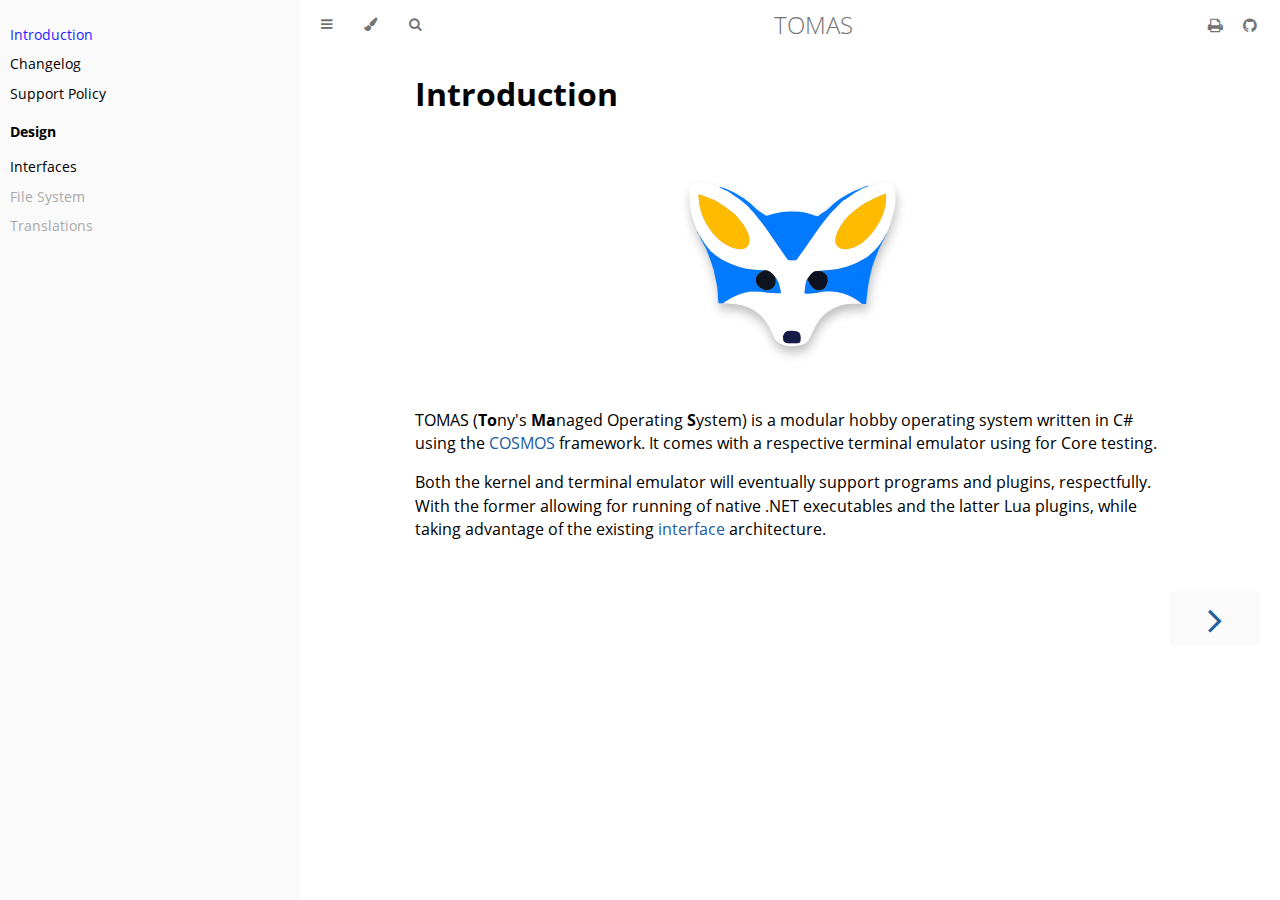
<file: index.html>
<!DOCTYPE HTML>
<html lang="en" class="sidebar-visible no-js light">
    <head>
        <!-- Book generated using mdBook -->
        <meta charset="UTF-8">
        <title>Introduction - TOMAS</title>


        <!-- Custom HTML head -->
        
        <meta name="description" content="">
        <meta name="viewport" content="width=device-width, initial-scale=1">
        <meta name="theme-color" content="#ffffff" />

        <link rel="icon" href="favicon.svg">
        <link rel="shortcut icon" href="favicon.png">
        <link rel="stylesheet" href="css/variables.css">
        <link rel="stylesheet" href="css/general.css">
        <link rel="stylesheet" href="css/chrome.css">
        <link rel="stylesheet" href="css/print.css" media="print">

        <!-- Fonts -->
        <link rel="stylesheet" href="FontAwesome/css/font-awesome.css">
        <link rel="stylesheet" href="fonts/fonts.css">

        <!-- Highlight.js Stylesheets -->
        <link rel="stylesheet" href="highlight.css">
        <link rel="stylesheet" href="tomorrow-night.css">
        <link rel="stylesheet" href="ayu-highlight.css">

        <!-- Custom theme stylesheets -->
        <link rel="stylesheet" href="custom.css">

    </head>
    <body>
    <div id="body-container">
        <!-- Provide site root to javascript -->
        <script>
            var path_to_root = "";
            var default_theme = window.matchMedia("(prefers-color-scheme: dark)").matches ? "navy" : "light";
        </script>

        <!-- Work around some values being stored in localStorage wrapped in quotes -->
        <script>
            try {
                var theme = localStorage.getItem('mdbook-theme');
                var sidebar = localStorage.getItem('mdbook-sidebar');

                if (theme.startsWith('"') && theme.endsWith('"')) {
                    localStorage.setItem('mdbook-theme', theme.slice(1, theme.length - 1));
                }

                if (sidebar.startsWith('"') && sidebar.endsWith('"')) {
                    localStorage.setItem('mdbook-sidebar', sidebar.slice(1, sidebar.length - 1));
                }
            } catch (e) { }
        </script>

        <!-- Set the theme before any content is loaded, prevents flash -->
        <script>
            var theme;
            try { theme = localStorage.getItem('mdbook-theme'); } catch(e) { }
            if (theme === null || theme === undefined) { theme = default_theme; }
            var html = document.querySelector('html');
            html.classList.remove('no-js')
            html.classList.remove('light')
            html.classList.add(theme);
            html.classList.add('js');
        </script>

        <!-- Hide / unhide sidebar before it is displayed -->
        <script>
            var html = document.querySelector('html');
            var sidebar = null;
            if (document.body.clientWidth >= 1080) {
                try { sidebar = localStorage.getItem('mdbook-sidebar'); } catch(e) { }
                sidebar = sidebar || 'visible';
            } else {
                sidebar = 'hidden';
            }
            html.classList.remove('sidebar-visible');
            html.classList.add("sidebar-" + sidebar);
        </script>

        <nav id="sidebar" class="sidebar" aria-label="Table of contents">
            <div class="sidebar-scrollbox">
                <ol class="chapter"><li class="chapter-item expanded "><a href="index.html" class="active">Introduction</a></li><li class="chapter-item "><a href="changelog.html">Changelog</a></li><li class="chapter-item "><a href="supportpolicy.html">Support Policy</a></li><li class="chapter-item affix "><li class="part-title">Design</li><li class="chapter-item "><a href="design/interfaces.html">Interfaces</a></li><li class="chapter-item "><div>File System</div></li><li class="chapter-item "><div>Translations</div></li></ol>
            </div>
            <div id="sidebar-resize-handle" class="sidebar-resize-handle"></div>
        </nav>

        <div id="page-wrapper" class="page-wrapper">

            <div class="page">
                                <div id="menu-bar-hover-placeholder"></div>
                <div id="menu-bar" class="menu-bar sticky bordered">
                    <div class="left-buttons">
                        <button id="sidebar-toggle" class="icon-button" type="button" title="Toggle Table of Contents" aria-label="Toggle Table of Contents" aria-controls="sidebar">
                            <i class="fa fa-bars"></i>
                        </button>
                        <button id="theme-toggle" class="icon-button" type="button" title="Change theme" aria-label="Change theme" aria-haspopup="true" aria-expanded="false" aria-controls="theme-list">
                            <i class="fa fa-paint-brush"></i>
                        </button>
                        <ul id="theme-list" class="theme-popup" aria-label="Themes" role="menu">
                            <li role="none"><button role="menuitem" class="theme" id="light">Light</button></li>
                            <li role="none"><button role="menuitem" class="theme" id="rust">Rust</button></li>
                            <li role="none"><button role="menuitem" class="theme" id="coal">Coal</button></li>
                            <li role="none"><button role="menuitem" class="theme" id="navy">Navy</button></li>
                            <li role="none"><button role="menuitem" class="theme" id="ayu">Ayu</button></li>
                        </ul>
                        <button id="search-toggle" class="icon-button" type="button" title="Search. (Shortkey: s)" aria-label="Toggle Searchbar" aria-expanded="false" aria-keyshortcuts="S" aria-controls="searchbar">
                            <i class="fa fa-search"></i>
                        </button>
                    </div>

                    <h1 class="menu-title">TOMAS</h1>

                    <div class="right-buttons">
                        <a href="print.html" title="Print this book" aria-label="Print this book">
                            <i id="print-button" class="fa fa-print"></i>
                        </a>
                        <a href="https://github.com/tonytins/tomas" title="Git repository" aria-label="Git repository">
                            <i id="git-repository-button" class="fa fa-github"></i>
                        </a>

                    </div>
                </div>

                <div id="search-wrapper" class="hidden">
                    <form id="searchbar-outer" class="searchbar-outer">
                        <input type="search" id="searchbar" name="searchbar" placeholder="Search this book ..." aria-controls="searchresults-outer" aria-describedby="searchresults-header">
                    </form>
                    <div id="searchresults-outer" class="searchresults-outer hidden">
                        <div id="searchresults-header" class="searchresults-header"></div>
                        <ul id="searchresults">
                        </ul>
                    </div>
                </div>

                <!-- Apply ARIA attributes after the sidebar and the sidebar toggle button are added to the DOM -->
                <script>
                    document.getElementById('sidebar-toggle').setAttribute('aria-expanded', sidebar === 'visible');
                    document.getElementById('sidebar').setAttribute('aria-hidden', sidebar !== 'visible');
                    Array.from(document.querySelectorAll('#sidebar a')).forEach(function(link) {
                        link.setAttribute('tabIndex', sidebar === 'visible' ? 0 : -1);
                    });
                </script>

                <div id="content" class="content">
                    <main>
                        <h1 id="introduction"><a class="header" href="#introduction">Introduction</a></h1>
<p align="center">
<img title="" src="./static/imgs/logo.svg" width="250" alt=""">
</p>
<p>TOMAS (<strong>To</strong>ny's <strong>Ma</strong>naged Operating <strong>S</strong>ystem) is a modular hobby operating system written in C# using the <a href="https://github.com/CosmosOS/Cosmos">COSMOS</a> framework. It comes with a respective terminal emulator using for Core testing.</p>
<p>Both the kernel and terminal emulator will eventually support programs and plugins, respectfully. With the former allowing for running of native .NET executables and the latter Lua plugins, while taking advantage of the existing <a href="./design/interfaces.html">interface</a> architecture.</p>

                    </main>

                    <nav class="nav-wrapper" aria-label="Page navigation">
                        <!-- Mobile navigation buttons -->

                            <a rel="next" href="changelog.html" class="mobile-nav-chapters next" title="Next chapter" aria-label="Next chapter" aria-keyshortcuts="Right">
                                <i class="fa fa-angle-right"></i>
                            </a>

                        <div style="clear: both"></div>
                    </nav>
                </div>
            </div>

            <nav class="nav-wide-wrapper" aria-label="Page navigation">

                    <a rel="next" href="changelog.html" class="nav-chapters next" title="Next chapter" aria-label="Next chapter" aria-keyshortcuts="Right">
                        <i class="fa fa-angle-right"></i>
                    </a>
            </nav>

        </div>




        <script>
            window.playground_copyable = true;
        </script>


        <script src="elasticlunr.min.js"></script>
        <script src="mark.min.js"></script>
        <script src="searcher.js"></script>

        <script src="clipboard.min.js"></script>
        <script src="highlight.js"></script>
        <script src="book.js"></script>

        <!-- Custom JS scripts -->


    </div>
    </body>
</html>
</file>
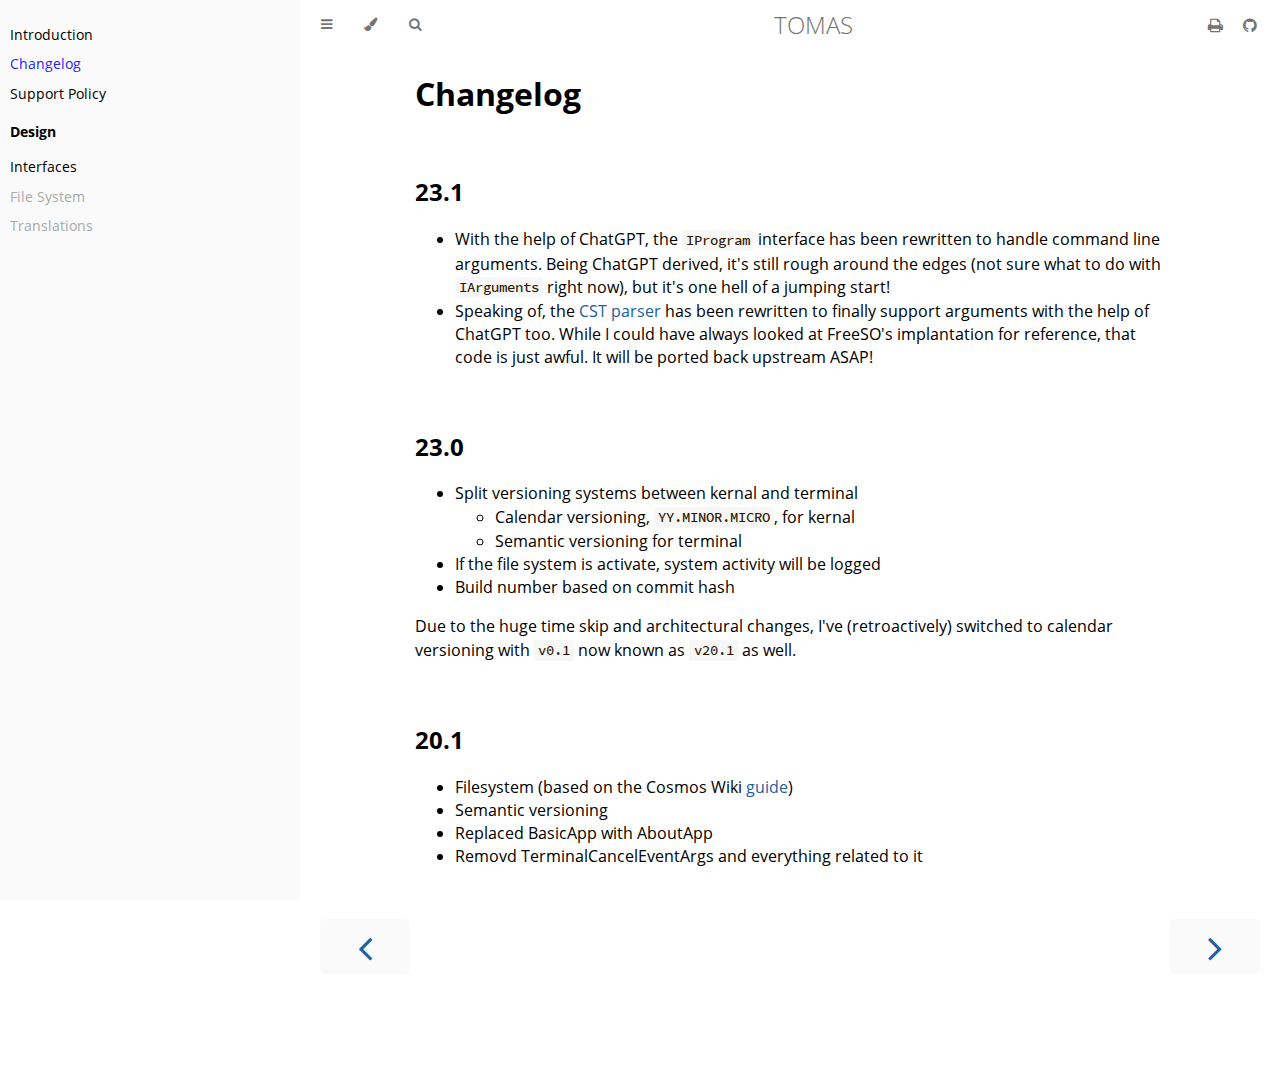
<file: changelog.html>
<!DOCTYPE HTML>
<html lang="en" class="sidebar-visible no-js light">
    <head>
        <!-- Book generated using mdBook -->
        <meta charset="UTF-8">
        <title>Changelog - TOMAS</title>


        <!-- Custom HTML head -->
        
        <meta name="description" content="">
        <meta name="viewport" content="width=device-width, initial-scale=1">
        <meta name="theme-color" content="#ffffff" />

        <link rel="icon" href="favicon.svg">
        <link rel="shortcut icon" href="favicon.png">
        <link rel="stylesheet" href="css/variables.css">
        <link rel="stylesheet" href="css/general.css">
        <link rel="stylesheet" href="css/chrome.css">
        <link rel="stylesheet" href="css/print.css" media="print">

        <!-- Fonts -->
        <link rel="stylesheet" href="FontAwesome/css/font-awesome.css">
        <link rel="stylesheet" href="fonts/fonts.css">

        <!-- Highlight.js Stylesheets -->
        <link rel="stylesheet" href="highlight.css">
        <link rel="stylesheet" href="tomorrow-night.css">
        <link rel="stylesheet" href="ayu-highlight.css">

        <!-- Custom theme stylesheets -->
        <link rel="stylesheet" href="custom.css">

    </head>
    <body>
    <div id="body-container">
        <!-- Provide site root to javascript -->
        <script>
            var path_to_root = "";
            var default_theme = window.matchMedia("(prefers-color-scheme: dark)").matches ? "navy" : "light";
        </script>

        <!-- Work around some values being stored in localStorage wrapped in quotes -->
        <script>
            try {
                var theme = localStorage.getItem('mdbook-theme');
                var sidebar = localStorage.getItem('mdbook-sidebar');

                if (theme.startsWith('"') && theme.endsWith('"')) {
                    localStorage.setItem('mdbook-theme', theme.slice(1, theme.length - 1));
                }

                if (sidebar.startsWith('"') && sidebar.endsWith('"')) {
                    localStorage.setItem('mdbook-sidebar', sidebar.slice(1, sidebar.length - 1));
                }
            } catch (e) { }
        </script>

        <!-- Set the theme before any content is loaded, prevents flash -->
        <script>
            var theme;
            try { theme = localStorage.getItem('mdbook-theme'); } catch(e) { }
            if (theme === null || theme === undefined) { theme = default_theme; }
            var html = document.querySelector('html');
            html.classList.remove('no-js')
            html.classList.remove('light')
            html.classList.add(theme);
            html.classList.add('js');
        </script>

        <!-- Hide / unhide sidebar before it is displayed -->
        <script>
            var html = document.querySelector('html');
            var sidebar = null;
            if (document.body.clientWidth >= 1080) {
                try { sidebar = localStorage.getItem('mdbook-sidebar'); } catch(e) { }
                sidebar = sidebar || 'visible';
            } else {
                sidebar = 'hidden';
            }
            html.classList.remove('sidebar-visible');
            html.classList.add("sidebar-" + sidebar);
        </script>

        <nav id="sidebar" class="sidebar" aria-label="Table of contents">
            <div class="sidebar-scrollbox">
                <ol class="chapter"><li class="chapter-item "><a href="index.html">Introduction</a></li><li class="chapter-item expanded "><a href="changelog.html" class="active">Changelog</a></li><li class="chapter-item "><a href="supportpolicy.html">Support Policy</a></li><li class="chapter-item affix "><li class="part-title">Design</li><li class="chapter-item "><a href="design/interfaces.html">Interfaces</a></li><li class="chapter-item "><div>File System</div></li><li class="chapter-item "><div>Translations</div></li></ol>
            </div>
            <div id="sidebar-resize-handle" class="sidebar-resize-handle"></div>
        </nav>

        <div id="page-wrapper" class="page-wrapper">

            <div class="page">
                                <div id="menu-bar-hover-placeholder"></div>
                <div id="menu-bar" class="menu-bar sticky bordered">
                    <div class="left-buttons">
                        <button id="sidebar-toggle" class="icon-button" type="button" title="Toggle Table of Contents" aria-label="Toggle Table of Contents" aria-controls="sidebar">
                            <i class="fa fa-bars"></i>
                        </button>
                        <button id="theme-toggle" class="icon-button" type="button" title="Change theme" aria-label="Change theme" aria-haspopup="true" aria-expanded="false" aria-controls="theme-list">
                            <i class="fa fa-paint-brush"></i>
                        </button>
                        <ul id="theme-list" class="theme-popup" aria-label="Themes" role="menu">
                            <li role="none"><button role="menuitem" class="theme" id="light">Light</button></li>
                            <li role="none"><button role="menuitem" class="theme" id="rust">Rust</button></li>
                            <li role="none"><button role="menuitem" class="theme" id="coal">Coal</button></li>
                            <li role="none"><button role="menuitem" class="theme" id="navy">Navy</button></li>
                            <li role="none"><button role="menuitem" class="theme" id="ayu">Ayu</button></li>
                        </ul>
                        <button id="search-toggle" class="icon-button" type="button" title="Search. (Shortkey: s)" aria-label="Toggle Searchbar" aria-expanded="false" aria-keyshortcuts="S" aria-controls="searchbar">
                            <i class="fa fa-search"></i>
                        </button>
                    </div>

                    <h1 class="menu-title">TOMAS</h1>

                    <div class="right-buttons">
                        <a href="print.html" title="Print this book" aria-label="Print this book">
                            <i id="print-button" class="fa fa-print"></i>
                        </a>
                        <a href="https://github.com/tonytins/tomas" title="Git repository" aria-label="Git repository">
                            <i id="git-repository-button" class="fa fa-github"></i>
                        </a>

                    </div>
                </div>

                <div id="search-wrapper" class="hidden">
                    <form id="searchbar-outer" class="searchbar-outer">
                        <input type="search" id="searchbar" name="searchbar" placeholder="Search this book ..." aria-controls="searchresults-outer" aria-describedby="searchresults-header">
                    </form>
                    <div id="searchresults-outer" class="searchresults-outer hidden">
                        <div id="searchresults-header" class="searchresults-header"></div>
                        <ul id="searchresults">
                        </ul>
                    </div>
                </div>

                <!-- Apply ARIA attributes after the sidebar and the sidebar toggle button are added to the DOM -->
                <script>
                    document.getElementById('sidebar-toggle').setAttribute('aria-expanded', sidebar === 'visible');
                    document.getElementById('sidebar').setAttribute('aria-hidden', sidebar !== 'visible');
                    Array.from(document.querySelectorAll('#sidebar a')).forEach(function(link) {
                        link.setAttribute('tabIndex', sidebar === 'visible' ? 0 : -1);
                    });
                </script>

                <div id="content" class="content">
                    <main>
                        <h1 id="changelog"><a class="header" href="#changelog">Changelog</a></h1>
<h2 id="231"><a class="header" href="#231">23.1</a></h2>
<ul>
<li>With the help of ChatGPT, the <code>IProgram</code> interface has been rewritten to handle command line arguments. Being ChatGPT derived, it's still rough around the edges (not sure what to do with <code>IArguments</code> right now), but it's one hell of a jumping start!</li>
<li>Speaking of, the <a href="https://github.com/tonytins/cstdotnet">CST parser</a> has been rewritten to finally support arguments with the help of ChatGPT too. While I could have always looked at FreeSO's implantation for reference, that code is just awful. It will be ported back upstream ASAP!</li>
</ul>
<h2 id="230"><a class="header" href="#230">23.0</a></h2>
<ul>
<li>Split versioning systems between kernal and terminal
<ul>
<li>Calendar versioning, <code>YY.MINOR.MICRO</code>, for kernal</li>
<li>Semantic versioning for terminal</li>
</ul>
</li>
<li>If the file system is activate, system activity will be logged</li>
<li>Build number based on commit hash</li>
</ul>
<p>Due to the huge time skip and architectural changes, I've (retroactively) switched to calendar versioning with <code>v0.1</code> now known as <code>v20.1</code> as well.</p>
<h2 id="201"><a class="header" href="#201">20.1</a></h2>
<ul>
<li>Filesystem (based on the Cosmos Wiki <a href="https://csos-guide-to-cosmos.fandom.com/wiki/Getting_Started_-_Materials_and_Setting_Up">guide</a>)</li>
<li>Semantic versioning</li>
<li>Replaced BasicApp with AboutApp</li>
<li>Removd TerminalCancelEventArgs and everything related to it</li>
</ul>

                    </main>

                    <nav class="nav-wrapper" aria-label="Page navigation">
                        <!-- Mobile navigation buttons -->
                            <a rel="prev" href="index.html" class="mobile-nav-chapters previous" title="Previous chapter" aria-label="Previous chapter" aria-keyshortcuts="Left">
                                <i class="fa fa-angle-left"></i>
                            </a>

                            <a rel="next" href="supportpolicy.html" class="mobile-nav-chapters next" title="Next chapter" aria-label="Next chapter" aria-keyshortcuts="Right">
                                <i class="fa fa-angle-right"></i>
                            </a>

                        <div style="clear: both"></div>
                    </nav>
                </div>
            </div>

            <nav class="nav-wide-wrapper" aria-label="Page navigation">
                    <a rel="prev" href="index.html" class="nav-chapters previous" title="Previous chapter" aria-label="Previous chapter" aria-keyshortcuts="Left">
                        <i class="fa fa-angle-left"></i>
                    </a>

                    <a rel="next" href="supportpolicy.html" class="nav-chapters next" title="Next chapter" aria-label="Next chapter" aria-keyshortcuts="Right">
                        <i class="fa fa-angle-right"></i>
                    </a>
            </nav>

        </div>




        <script>
            window.playground_copyable = true;
        </script>


        <script src="elasticlunr.min.js"></script>
        <script src="mark.min.js"></script>
        <script src="searcher.js"></script>

        <script src="clipboard.min.js"></script>
        <script src="highlight.js"></script>
        <script src="book.js"></script>

        <!-- Custom JS scripts -->


    </div>
    </body>
</html>
</file>
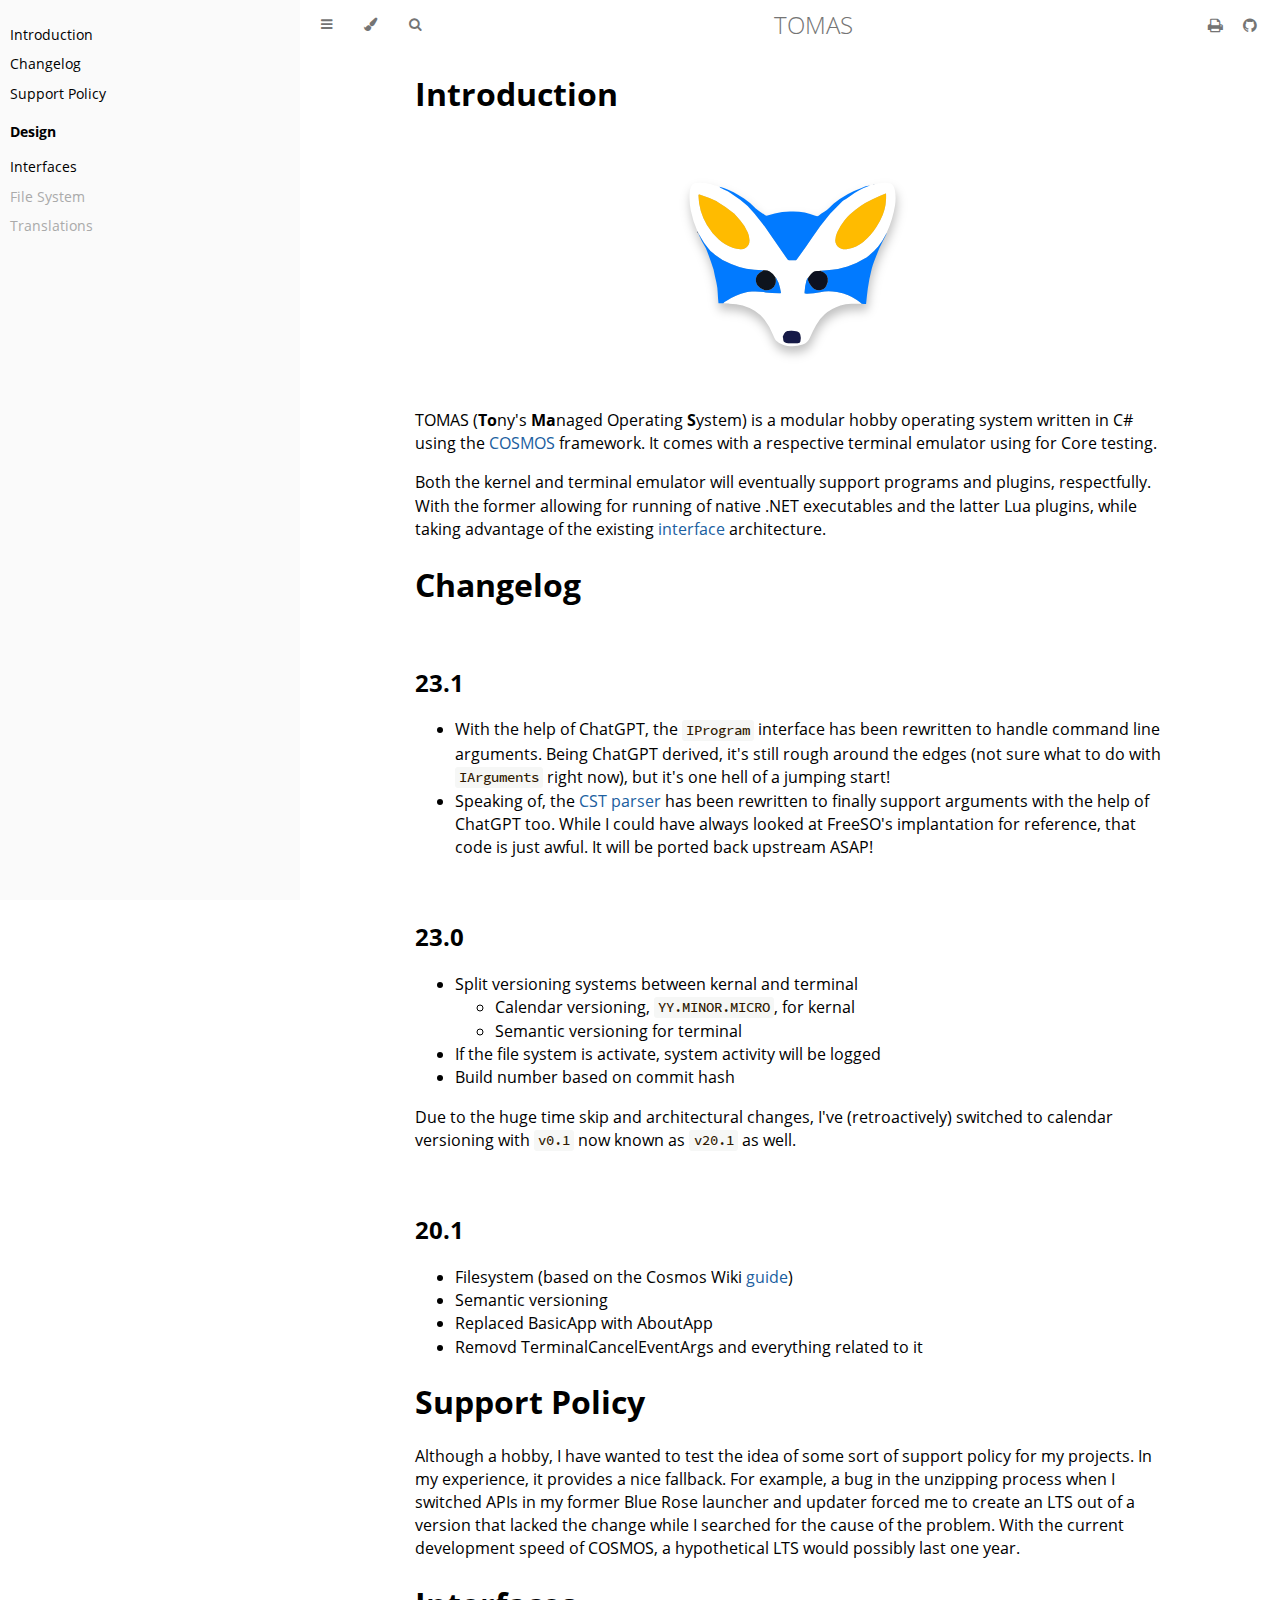
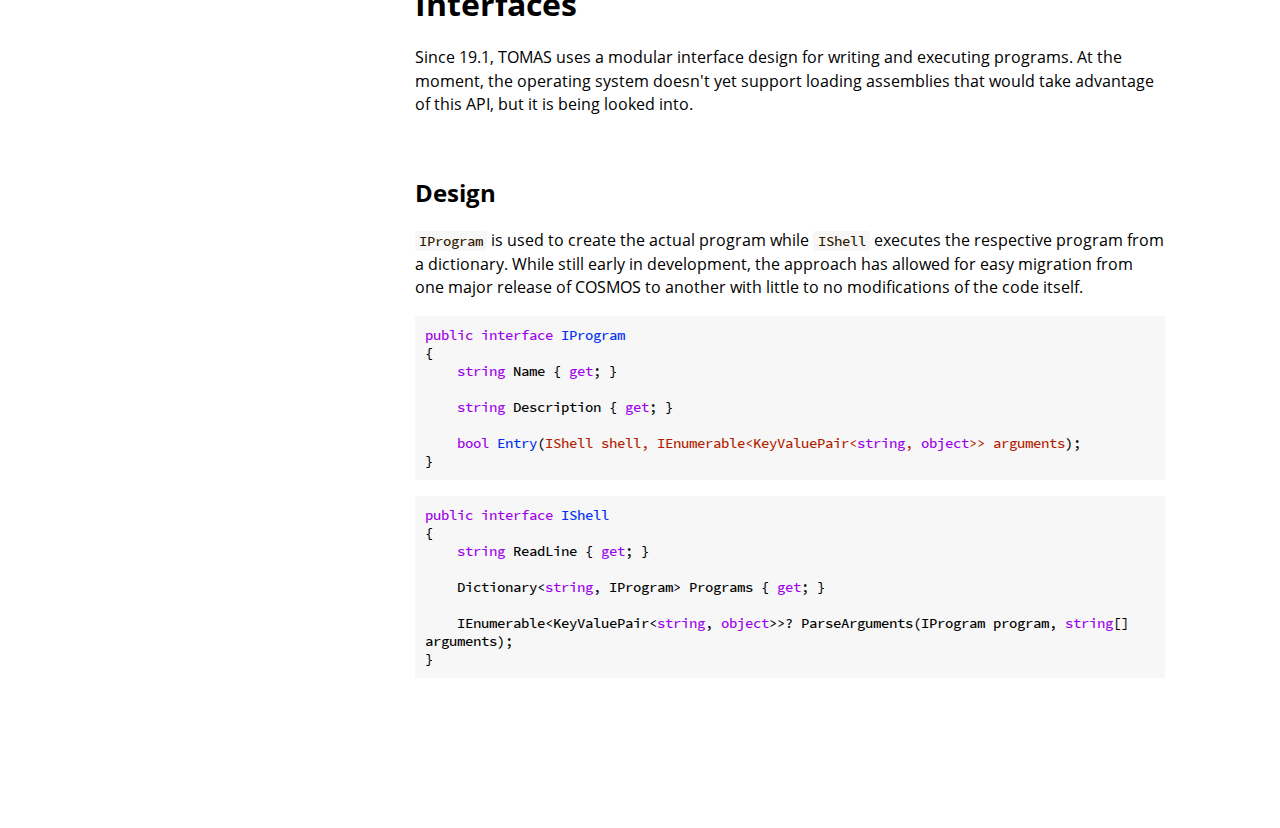
<file: print.html>
<!DOCTYPE HTML>
<html lang="en" class="sidebar-visible no-js light">
    <head>
        <!-- Book generated using mdBook -->
        <meta charset="UTF-8">
        <title>TOMAS</title>
        <meta name="robots" content="noindex" />


        <!-- Custom HTML head -->
        
        <meta name="description" content="">
        <meta name="viewport" content="width=device-width, initial-scale=1">
        <meta name="theme-color" content="#ffffff" />

        <link rel="icon" href="favicon.svg">
        <link rel="shortcut icon" href="favicon.png">
        <link rel="stylesheet" href="css/variables.css">
        <link rel="stylesheet" href="css/general.css">
        <link rel="stylesheet" href="css/chrome.css">
        <link rel="stylesheet" href="css/print.css" media="print">

        <!-- Fonts -->
        <link rel="stylesheet" href="FontAwesome/css/font-awesome.css">
        <link rel="stylesheet" href="fonts/fonts.css">

        <!-- Highlight.js Stylesheets -->
        <link rel="stylesheet" href="highlight.css">
        <link rel="stylesheet" href="tomorrow-night.css">
        <link rel="stylesheet" href="ayu-highlight.css">

        <!-- Custom theme stylesheets -->
        <link rel="stylesheet" href="custom.css">

    </head>
    <body>
    <div id="body-container">
        <!-- Provide site root to javascript -->
        <script>
            var path_to_root = "";
            var default_theme = window.matchMedia("(prefers-color-scheme: dark)").matches ? "navy" : "light";
        </script>

        <!-- Work around some values being stored in localStorage wrapped in quotes -->
        <script>
            try {
                var theme = localStorage.getItem('mdbook-theme');
                var sidebar = localStorage.getItem('mdbook-sidebar');

                if (theme.startsWith('"') && theme.endsWith('"')) {
                    localStorage.setItem('mdbook-theme', theme.slice(1, theme.length - 1));
                }

                if (sidebar.startsWith('"') && sidebar.endsWith('"')) {
                    localStorage.setItem('mdbook-sidebar', sidebar.slice(1, sidebar.length - 1));
                }
            } catch (e) { }
        </script>

        <!-- Set the theme before any content is loaded, prevents flash -->
        <script>
            var theme;
            try { theme = localStorage.getItem('mdbook-theme'); } catch(e) { }
            if (theme === null || theme === undefined) { theme = default_theme; }
            var html = document.querySelector('html');
            html.classList.remove('no-js')
            html.classList.remove('light')
            html.classList.add(theme);
            html.classList.add('js');
        </script>

        <!-- Hide / unhide sidebar before it is displayed -->
        <script>
            var html = document.querySelector('html');
            var sidebar = null;
            if (document.body.clientWidth >= 1080) {
                try { sidebar = localStorage.getItem('mdbook-sidebar'); } catch(e) { }
                sidebar = sidebar || 'visible';
            } else {
                sidebar = 'hidden';
            }
            html.classList.remove('sidebar-visible');
            html.classList.add("sidebar-" + sidebar);
        </script>

        <nav id="sidebar" class="sidebar" aria-label="Table of contents">
            <div class="sidebar-scrollbox">
                <ol class="chapter"><li class="chapter-item "><a href="index.html">Introduction</a></li><li class="chapter-item "><a href="changelog.html">Changelog</a></li><li class="chapter-item "><a href="supportpolicy.html">Support Policy</a></li><li class="chapter-item affix "><li class="part-title">Design</li><li class="chapter-item "><a href="design/interfaces.html">Interfaces</a></li><li class="chapter-item "><div>File System</div></li><li class="chapter-item "><div>Translations</div></li></ol>
            </div>
            <div id="sidebar-resize-handle" class="sidebar-resize-handle"></div>
        </nav>

        <div id="page-wrapper" class="page-wrapper">

            <div class="page">
                                <div id="menu-bar-hover-placeholder"></div>
                <div id="menu-bar" class="menu-bar sticky bordered">
                    <div class="left-buttons">
                        <button id="sidebar-toggle" class="icon-button" type="button" title="Toggle Table of Contents" aria-label="Toggle Table of Contents" aria-controls="sidebar">
                            <i class="fa fa-bars"></i>
                        </button>
                        <button id="theme-toggle" class="icon-button" type="button" title="Change theme" aria-label="Change theme" aria-haspopup="true" aria-expanded="false" aria-controls="theme-list">
                            <i class="fa fa-paint-brush"></i>
                        </button>
                        <ul id="theme-list" class="theme-popup" aria-label="Themes" role="menu">
                            <li role="none"><button role="menuitem" class="theme" id="light">Light</button></li>
                            <li role="none"><button role="menuitem" class="theme" id="rust">Rust</button></li>
                            <li role="none"><button role="menuitem" class="theme" id="coal">Coal</button></li>
                            <li role="none"><button role="menuitem" class="theme" id="navy">Navy</button></li>
                            <li role="none"><button role="menuitem" class="theme" id="ayu">Ayu</button></li>
                        </ul>
                        <button id="search-toggle" class="icon-button" type="button" title="Search. (Shortkey: s)" aria-label="Toggle Searchbar" aria-expanded="false" aria-keyshortcuts="S" aria-controls="searchbar">
                            <i class="fa fa-search"></i>
                        </button>
                    </div>

                    <h1 class="menu-title">TOMAS</h1>

                    <div class="right-buttons">
                        <a href="print.html" title="Print this book" aria-label="Print this book">
                            <i id="print-button" class="fa fa-print"></i>
                        </a>
                        <a href="https://github.com/tonytins/tomas" title="Git repository" aria-label="Git repository">
                            <i id="git-repository-button" class="fa fa-github"></i>
                        </a>

                    </div>
                </div>

                <div id="search-wrapper" class="hidden">
                    <form id="searchbar-outer" class="searchbar-outer">
                        <input type="search" id="searchbar" name="searchbar" placeholder="Search this book ..." aria-controls="searchresults-outer" aria-describedby="searchresults-header">
                    </form>
                    <div id="searchresults-outer" class="searchresults-outer hidden">
                        <div id="searchresults-header" class="searchresults-header"></div>
                        <ul id="searchresults">
                        </ul>
                    </div>
                </div>

                <!-- Apply ARIA attributes after the sidebar and the sidebar toggle button are added to the DOM -->
                <script>
                    document.getElementById('sidebar-toggle').setAttribute('aria-expanded', sidebar === 'visible');
                    document.getElementById('sidebar').setAttribute('aria-hidden', sidebar !== 'visible');
                    Array.from(document.querySelectorAll('#sidebar a')).forEach(function(link) {
                        link.setAttribute('tabIndex', sidebar === 'visible' ? 0 : -1);
                    });
                </script>

                <div id="content" class="content">
                    <main>
                        <h1 id="introduction"><a class="header" href="#introduction">Introduction</a></h1>
<p align="center">
<img title="" src="./static/imgs/logo.svg" width="250" alt=""">
</p>
<p>TOMAS (<strong>To</strong>ny's <strong>Ma</strong>naged Operating <strong>S</strong>ystem) is a modular hobby operating system written in C# using the <a href="https://github.com/CosmosOS/Cosmos">COSMOS</a> framework. It comes with a respective terminal emulator using for Core testing.</p>
<p>Both the kernel and terminal emulator will eventually support programs and plugins, respectfully. With the former allowing for running of native .NET executables and the latter Lua plugins, while taking advantage of the existing <a href="./design/interfaces.html">interface</a> architecture.</p>
<div style="break-before: page; page-break-before: always;"></div><h1 id="changelog"><a class="header" href="#changelog">Changelog</a></h1>
<h2 id="231"><a class="header" href="#231">23.1</a></h2>
<ul>
<li>With the help of ChatGPT, the <code>IProgram</code> interface has been rewritten to handle command line arguments. Being ChatGPT derived, it's still rough around the edges (not sure what to do with <code>IArguments</code> right now), but it's one hell of a jumping start!</li>
<li>Speaking of, the <a href="https://github.com/tonytins/cstdotnet">CST parser</a> has been rewritten to finally support arguments with the help of ChatGPT too. While I could have always looked at FreeSO's implantation for reference, that code is just awful. It will be ported back upstream ASAP!</li>
</ul>
<h2 id="230"><a class="header" href="#230">23.0</a></h2>
<ul>
<li>Split versioning systems between kernal and terminal
<ul>
<li>Calendar versioning, <code>YY.MINOR.MICRO</code>, for kernal</li>
<li>Semantic versioning for terminal</li>
</ul>
</li>
<li>If the file system is activate, system activity will be logged</li>
<li>Build number based on commit hash</li>
</ul>
<p>Due to the huge time skip and architectural changes, I've (retroactively) switched to calendar versioning with <code>v0.1</code> now known as <code>v20.1</code> as well.</p>
<h2 id="201"><a class="header" href="#201">20.1</a></h2>
<ul>
<li>Filesystem (based on the Cosmos Wiki <a href="https://csos-guide-to-cosmos.fandom.com/wiki/Getting_Started_-_Materials_and_Setting_Up">guide</a>)</li>
<li>Semantic versioning</li>
<li>Replaced BasicApp with AboutApp</li>
<li>Removd TerminalCancelEventArgs and everything related to it</li>
</ul>
<div style="break-before: page; page-break-before: always;"></div><h1 id="support-policy"><a class="header" href="#support-policy">Support Policy</a></h1>
<p>Although a hobby, I have wanted to test the idea of some sort of support policy for my projects. In my experience, it provides a nice fallback. For example, a bug in the unzipping process when I switched APIs in my former Blue Rose launcher and updater forced me to create an LTS out of a version that lacked the change while I searched for the cause of the problem. With the current development speed of COSMOS, a hypothetical LTS would possibly last one year.</p>
<!-- 
## Standard Edition

The Standard Edition of TOMAS is intended for general use and experimentation. It is provided on an "as is" basis, and no guarantees are made regarding its reliability or suitability for any particular purpose.

## Longhorn Edition

The Longhorn Edition of TOMAS is designed for use in enterprise scenarios. It is intended to adhere to the requirements for cybersecurity and the use of long-term support or enterprise-grade open source software.

## Support Table

| Edition  | Support Period |
| -------- | -------------- |
| Standard | 1 year         |
| Longhorn | 2 years        |
 --><div style="break-before: page; page-break-before: always;"></div><h1 id="interfaces"><a class="header" href="#interfaces">Interfaces</a></h1>
<p>Since 19.1, TOMAS uses a modular interface design for writing and executing programs. At the moment, the operating system doesn't yet support loading assemblies that would take advantage of this API, but it is being looked into.</p>
<h2 id="design"><a class="header" href="#design">Design</a></h2>
<p><code>IProgram</code> is used to create the actual program while <code>IShell</code> executes the respective program from a dictionary. While still early in development, the approach has allowed for easy migration from one major release of COSMOS to another with little to no modifications of the code itself.</p>
<pre><code class="language-csharp">public interface IProgram
{
    string Name { get; }

    string Description { get; }

    bool Entry(IShell shell, IEnumerable&lt;KeyValuePair&lt;string, object&gt;&gt; arguments);
}
</code></pre>
<pre><code class="language-csharp">public interface IShell
{
    string ReadLine { get; }

    Dictionary&lt;string, IProgram&gt; Programs { get; }

    IEnumerable&lt;KeyValuePair&lt;string, object&gt;&gt;? ParseArguments(IProgram program, string[] arguments);
}
</code></pre>

                    </main>

                    <nav class="nav-wrapper" aria-label="Page navigation">
                        <!-- Mobile navigation buttons -->


                        <div style="clear: both"></div>
                    </nav>
                </div>
            </div>

            <nav class="nav-wide-wrapper" aria-label="Page navigation">

            </nav>

        </div>




        <script>
            window.playground_copyable = true;
        </script>


        <script src="elasticlunr.min.js"></script>
        <script src="mark.min.js"></script>
        <script src="searcher.js"></script>

        <script src="clipboard.min.js"></script>
        <script src="highlight.js"></script>
        <script src="book.js"></script>

        <!-- Custom JS scripts -->

        <script>
        window.addEventListener('load', function() {
            window.setTimeout(window.print, 100);
        });
        </script>

    </div>
    </body>
</html>
</file>
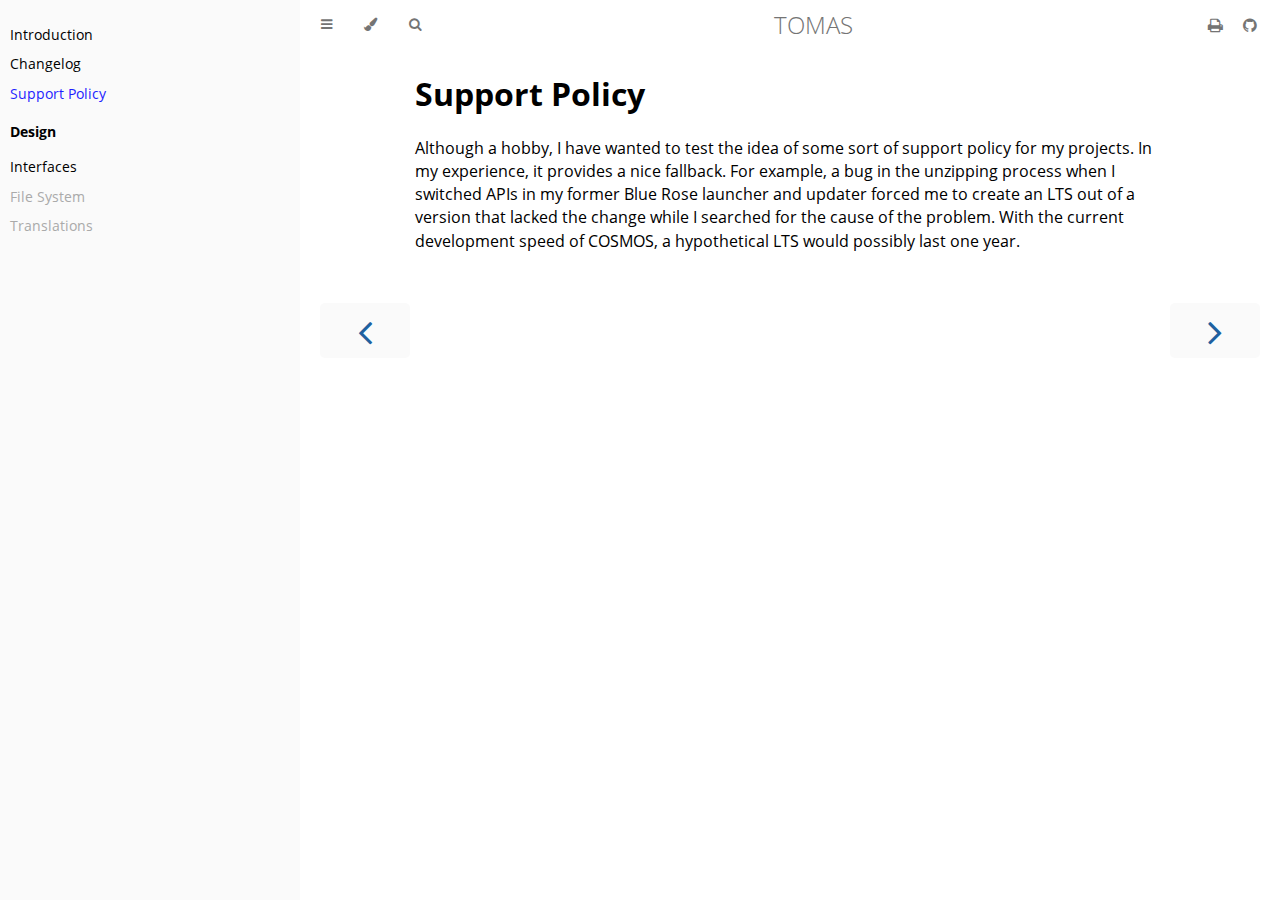
<file: supportpolicy.html>
<!DOCTYPE HTML>
<html lang="en" class="sidebar-visible no-js light">
    <head>
        <!-- Book generated using mdBook -->
        <meta charset="UTF-8">
        <title>Support Policy - TOMAS</title>


        <!-- Custom HTML head -->
        
        <meta name="description" content="">
        <meta name="viewport" content="width=device-width, initial-scale=1">
        <meta name="theme-color" content="#ffffff" />

        <link rel="icon" href="favicon.svg">
        <link rel="shortcut icon" href="favicon.png">
        <link rel="stylesheet" href="css/variables.css">
        <link rel="stylesheet" href="css/general.css">
        <link rel="stylesheet" href="css/chrome.css">
        <link rel="stylesheet" href="css/print.css" media="print">

        <!-- Fonts -->
        <link rel="stylesheet" href="FontAwesome/css/font-awesome.css">
        <link rel="stylesheet" href="fonts/fonts.css">

        <!-- Highlight.js Stylesheets -->
        <link rel="stylesheet" href="highlight.css">
        <link rel="stylesheet" href="tomorrow-night.css">
        <link rel="stylesheet" href="ayu-highlight.css">

        <!-- Custom theme stylesheets -->
        <link rel="stylesheet" href="custom.css">

    </head>
    <body>
    <div id="body-container">
        <!-- Provide site root to javascript -->
        <script>
            var path_to_root = "";
            var default_theme = window.matchMedia("(prefers-color-scheme: dark)").matches ? "navy" : "light";
        </script>

        <!-- Work around some values being stored in localStorage wrapped in quotes -->
        <script>
            try {
                var theme = localStorage.getItem('mdbook-theme');
                var sidebar = localStorage.getItem('mdbook-sidebar');

                if (theme.startsWith('"') && theme.endsWith('"')) {
                    localStorage.setItem('mdbook-theme', theme.slice(1, theme.length - 1));
                }

                if (sidebar.startsWith('"') && sidebar.endsWith('"')) {
                    localStorage.setItem('mdbook-sidebar', sidebar.slice(1, sidebar.length - 1));
                }
            } catch (e) { }
        </script>

        <!-- Set the theme before any content is loaded, prevents flash -->
        <script>
            var theme;
            try { theme = localStorage.getItem('mdbook-theme'); } catch(e) { }
            if (theme === null || theme === undefined) { theme = default_theme; }
            var html = document.querySelector('html');
            html.classList.remove('no-js')
            html.classList.remove('light')
            html.classList.add(theme);
            html.classList.add('js');
        </script>

        <!-- Hide / unhide sidebar before it is displayed -->
        <script>
            var html = document.querySelector('html');
            var sidebar = null;
            if (document.body.clientWidth >= 1080) {
                try { sidebar = localStorage.getItem('mdbook-sidebar'); } catch(e) { }
                sidebar = sidebar || 'visible';
            } else {
                sidebar = 'hidden';
            }
            html.classList.remove('sidebar-visible');
            html.classList.add("sidebar-" + sidebar);
        </script>

        <nav id="sidebar" class="sidebar" aria-label="Table of contents">
            <div class="sidebar-scrollbox">
                <ol class="chapter"><li class="chapter-item "><a href="index.html">Introduction</a></li><li class="chapter-item "><a href="changelog.html">Changelog</a></li><li class="chapter-item expanded "><a href="supportpolicy.html" class="active">Support Policy</a></li><li class="chapter-item affix "><li class="part-title">Design</li><li class="chapter-item "><a href="design/interfaces.html">Interfaces</a></li><li class="chapter-item "><div>File System</div></li><li class="chapter-item "><div>Translations</div></li></ol>
            </div>
            <div id="sidebar-resize-handle" class="sidebar-resize-handle"></div>
        </nav>

        <div id="page-wrapper" class="page-wrapper">

            <div class="page">
                                <div id="menu-bar-hover-placeholder"></div>
                <div id="menu-bar" class="menu-bar sticky bordered">
                    <div class="left-buttons">
                        <button id="sidebar-toggle" class="icon-button" type="button" title="Toggle Table of Contents" aria-label="Toggle Table of Contents" aria-controls="sidebar">
                            <i class="fa fa-bars"></i>
                        </button>
                        <button id="theme-toggle" class="icon-button" type="button" title="Change theme" aria-label="Change theme" aria-haspopup="true" aria-expanded="false" aria-controls="theme-list">
                            <i class="fa fa-paint-brush"></i>
                        </button>
                        <ul id="theme-list" class="theme-popup" aria-label="Themes" role="menu">
                            <li role="none"><button role="menuitem" class="theme" id="light">Light</button></li>
                            <li role="none"><button role="menuitem" class="theme" id="rust">Rust</button></li>
                            <li role="none"><button role="menuitem" class="theme" id="coal">Coal</button></li>
                            <li role="none"><button role="menuitem" class="theme" id="navy">Navy</button></li>
                            <li role="none"><button role="menuitem" class="theme" id="ayu">Ayu</button></li>
                        </ul>
                        <button id="search-toggle" class="icon-button" type="button" title="Search. (Shortkey: s)" aria-label="Toggle Searchbar" aria-expanded="false" aria-keyshortcuts="S" aria-controls="searchbar">
                            <i class="fa fa-search"></i>
                        </button>
                    </div>

                    <h1 class="menu-title">TOMAS</h1>

                    <div class="right-buttons">
                        <a href="print.html" title="Print this book" aria-label="Print this book">
                            <i id="print-button" class="fa fa-print"></i>
                        </a>
                        <a href="https://github.com/tonytins/tomas" title="Git repository" aria-label="Git repository">
                            <i id="git-repository-button" class="fa fa-github"></i>
                        </a>

                    </div>
                </div>

                <div id="search-wrapper" class="hidden">
                    <form id="searchbar-outer" class="searchbar-outer">
                        <input type="search" id="searchbar" name="searchbar" placeholder="Search this book ..." aria-controls="searchresults-outer" aria-describedby="searchresults-header">
                    </form>
                    <div id="searchresults-outer" class="searchresults-outer hidden">
                        <div id="searchresults-header" class="searchresults-header"></div>
                        <ul id="searchresults">
                        </ul>
                    </div>
                </div>

                <!-- Apply ARIA attributes after the sidebar and the sidebar toggle button are added to the DOM -->
                <script>
                    document.getElementById('sidebar-toggle').setAttribute('aria-expanded', sidebar === 'visible');
                    document.getElementById('sidebar').setAttribute('aria-hidden', sidebar !== 'visible');
                    Array.from(document.querySelectorAll('#sidebar a')).forEach(function(link) {
                        link.setAttribute('tabIndex', sidebar === 'visible' ? 0 : -1);
                    });
                </script>

                <div id="content" class="content">
                    <main>
                        <h1 id="support-policy"><a class="header" href="#support-policy">Support Policy</a></h1>
<p>Although a hobby, I have wanted to test the idea of some sort of support policy for my projects. In my experience, it provides a nice fallback. For example, a bug in the unzipping process when I switched APIs in my former Blue Rose launcher and updater forced me to create an LTS out of a version that lacked the change while I searched for the cause of the problem. With the current development speed of COSMOS, a hypothetical LTS would possibly last one year.</p>
<!-- 
## Standard Edition

The Standard Edition of TOMAS is intended for general use and experimentation. It is provided on an "as is" basis, and no guarantees are made regarding its reliability or suitability for any particular purpose.

## Longhorn Edition

The Longhorn Edition of TOMAS is designed for use in enterprise scenarios. It is intended to adhere to the requirements for cybersecurity and the use of long-term support or enterprise-grade open source software.

## Support Table

| Edition  | Support Period |
| -------- | -------------- |
| Standard | 1 year         |
| Longhorn | 2 years        |
 -->
                    </main>

                    <nav class="nav-wrapper" aria-label="Page navigation">
                        <!-- Mobile navigation buttons -->
                            <a rel="prev" href="changelog.html" class="mobile-nav-chapters previous" title="Previous chapter" aria-label="Previous chapter" aria-keyshortcuts="Left">
                                <i class="fa fa-angle-left"></i>
                            </a>

                            <a rel="next" href="design/interfaces.html" class="mobile-nav-chapters next" title="Next chapter" aria-label="Next chapter" aria-keyshortcuts="Right">
                                <i class="fa fa-angle-right"></i>
                            </a>

                        <div style="clear: both"></div>
                    </nav>
                </div>
            </div>

            <nav class="nav-wide-wrapper" aria-label="Page navigation">
                    <a rel="prev" href="changelog.html" class="nav-chapters previous" title="Previous chapter" aria-label="Previous chapter" aria-keyshortcuts="Left">
                        <i class="fa fa-angle-left"></i>
                    </a>

                    <a rel="next" href="design/interfaces.html" class="nav-chapters next" title="Next chapter" aria-label="Next chapter" aria-keyshortcuts="Right">
                        <i class="fa fa-angle-right"></i>
                    </a>
            </nav>

        </div>




        <script>
            window.playground_copyable = true;
        </script>


        <script src="elasticlunr.min.js"></script>
        <script src="mark.min.js"></script>
        <script src="searcher.js"></script>

        <script src="clipboard.min.js"></script>
        <script src="highlight.js"></script>
        <script src="book.js"></script>

        <!-- Custom JS scripts -->


    </div>
    </body>
</html>
</file>
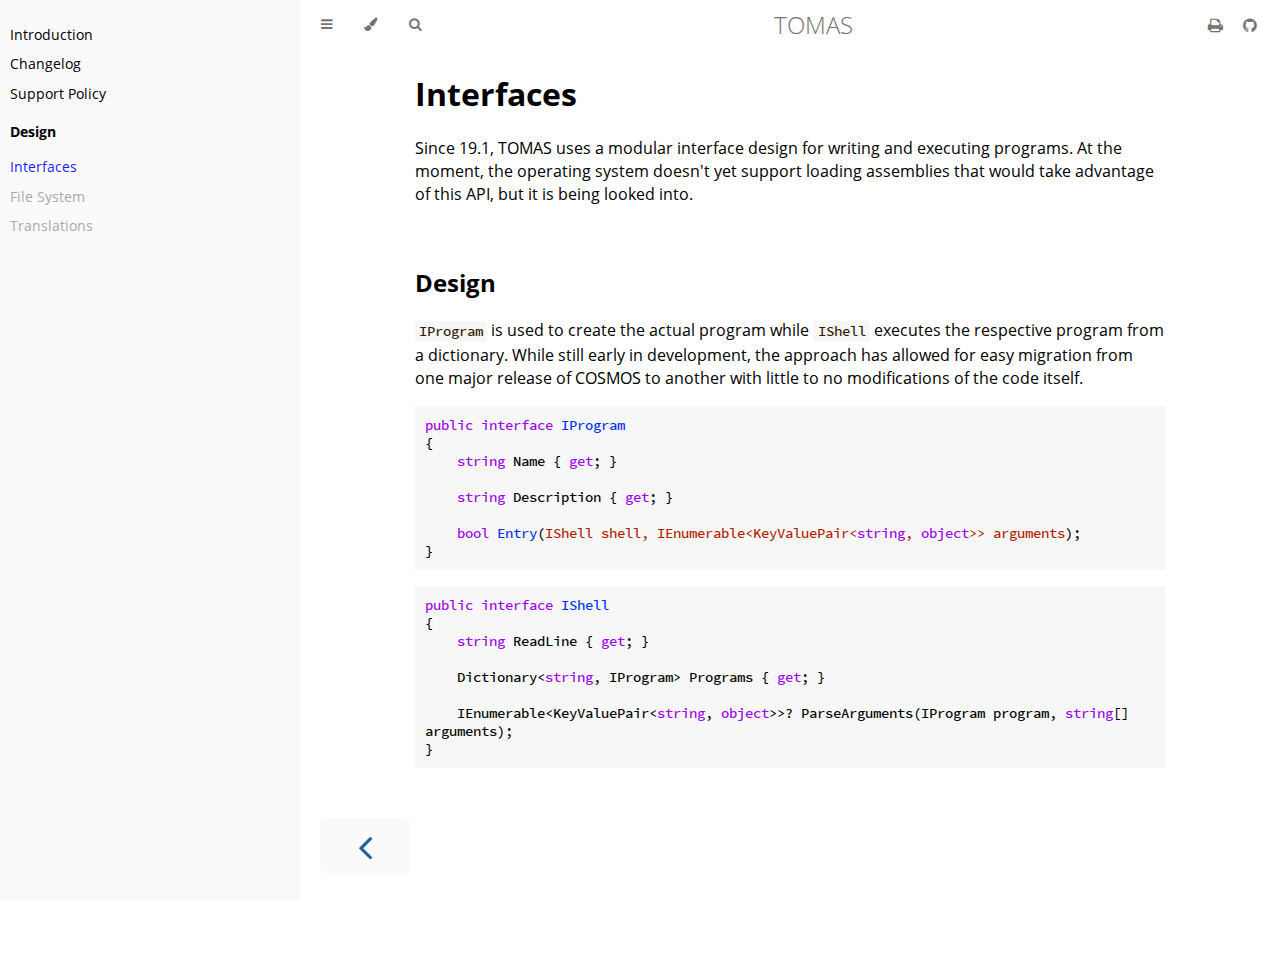
<file: design/interfaces.html>
<!DOCTYPE HTML>
<html lang="en" class="sidebar-visible no-js light">
    <head>
        <!-- Book generated using mdBook -->
        <meta charset="UTF-8">
        <title>Interfaces - TOMAS</title>


        <!-- Custom HTML head -->
        
        <meta name="description" content="">
        <meta name="viewport" content="width=device-width, initial-scale=1">
        <meta name="theme-color" content="#ffffff" />

        <link rel="icon" href="../favicon.svg">
        <link rel="shortcut icon" href="../favicon.png">
        <link rel="stylesheet" href="../css/variables.css">
        <link rel="stylesheet" href="../css/general.css">
        <link rel="stylesheet" href="../css/chrome.css">
        <link rel="stylesheet" href="../css/print.css" media="print">

        <!-- Fonts -->
        <link rel="stylesheet" href="../FontAwesome/css/font-awesome.css">
        <link rel="stylesheet" href="../fonts/fonts.css">

        <!-- Highlight.js Stylesheets -->
        <link rel="stylesheet" href="../highlight.css">
        <link rel="stylesheet" href="../tomorrow-night.css">
        <link rel="stylesheet" href="../ayu-highlight.css">

        <!-- Custom theme stylesheets -->
        <link rel="stylesheet" href="../custom.css">

    </head>
    <body>
    <div id="body-container">
        <!-- Provide site root to javascript -->
        <script>
            var path_to_root = "../";
            var default_theme = window.matchMedia("(prefers-color-scheme: dark)").matches ? "navy" : "light";
        </script>

        <!-- Work around some values being stored in localStorage wrapped in quotes -->
        <script>
            try {
                var theme = localStorage.getItem('mdbook-theme');
                var sidebar = localStorage.getItem('mdbook-sidebar');

                if (theme.startsWith('"') && theme.endsWith('"')) {
                    localStorage.setItem('mdbook-theme', theme.slice(1, theme.length - 1));
                }

                if (sidebar.startsWith('"') && sidebar.endsWith('"')) {
                    localStorage.setItem('mdbook-sidebar', sidebar.slice(1, sidebar.length - 1));
                }
            } catch (e) { }
        </script>

        <!-- Set the theme before any content is loaded, prevents flash -->
        <script>
            var theme;
            try { theme = localStorage.getItem('mdbook-theme'); } catch(e) { }
            if (theme === null || theme === undefined) { theme = default_theme; }
            var html = document.querySelector('html');
            html.classList.remove('no-js')
            html.classList.remove('light')
            html.classList.add(theme);
            html.classList.add('js');
        </script>

        <!-- Hide / unhide sidebar before it is displayed -->
        <script>
            var html = document.querySelector('html');
            var sidebar = null;
            if (document.body.clientWidth >= 1080) {
                try { sidebar = localStorage.getItem('mdbook-sidebar'); } catch(e) { }
                sidebar = sidebar || 'visible';
            } else {
                sidebar = 'hidden';
            }
            html.classList.remove('sidebar-visible');
            html.classList.add("sidebar-" + sidebar);
        </script>

        <nav id="sidebar" class="sidebar" aria-label="Table of contents">
            <div class="sidebar-scrollbox">
                <ol class="chapter"><li class="chapter-item "><a href="../index.html">Introduction</a></li><li class="chapter-item "><a href="../changelog.html">Changelog</a></li><li class="chapter-item "><a href="../supportpolicy.html">Support Policy</a></li><li class="chapter-item affix "><li class="part-title">Design</li><li class="chapter-item expanded "><a href="../design/interfaces.html" class="active">Interfaces</a></li><li class="chapter-item "><div>File System</div></li><li class="chapter-item "><div>Translations</div></li></ol>
            </div>
            <div id="sidebar-resize-handle" class="sidebar-resize-handle"></div>
        </nav>

        <div id="page-wrapper" class="page-wrapper">

            <div class="page">
                                <div id="menu-bar-hover-placeholder"></div>
                <div id="menu-bar" class="menu-bar sticky bordered">
                    <div class="left-buttons">
                        <button id="sidebar-toggle" class="icon-button" type="button" title="Toggle Table of Contents" aria-label="Toggle Table of Contents" aria-controls="sidebar">
                            <i class="fa fa-bars"></i>
                        </button>
                        <button id="theme-toggle" class="icon-button" type="button" title="Change theme" aria-label="Change theme" aria-haspopup="true" aria-expanded="false" aria-controls="theme-list">
                            <i class="fa fa-paint-brush"></i>
                        </button>
                        <ul id="theme-list" class="theme-popup" aria-label="Themes" role="menu">
                            <li role="none"><button role="menuitem" class="theme" id="light">Light</button></li>
                            <li role="none"><button role="menuitem" class="theme" id="rust">Rust</button></li>
                            <li role="none"><button role="menuitem" class="theme" id="coal">Coal</button></li>
                            <li role="none"><button role="menuitem" class="theme" id="navy">Navy</button></li>
                            <li role="none"><button role="menuitem" class="theme" id="ayu">Ayu</button></li>
                        </ul>
                        <button id="search-toggle" class="icon-button" type="button" title="Search. (Shortkey: s)" aria-label="Toggle Searchbar" aria-expanded="false" aria-keyshortcuts="S" aria-controls="searchbar">
                            <i class="fa fa-search"></i>
                        </button>
                    </div>

                    <h1 class="menu-title">TOMAS</h1>

                    <div class="right-buttons">
                        <a href="../print.html" title="Print this book" aria-label="Print this book">
                            <i id="print-button" class="fa fa-print"></i>
                        </a>
                        <a href="https://github.com/tonytins/tomas" title="Git repository" aria-label="Git repository">
                            <i id="git-repository-button" class="fa fa-github"></i>
                        </a>

                    </div>
                </div>

                <div id="search-wrapper" class="hidden">
                    <form id="searchbar-outer" class="searchbar-outer">
                        <input type="search" id="searchbar" name="searchbar" placeholder="Search this book ..." aria-controls="searchresults-outer" aria-describedby="searchresults-header">
                    </form>
                    <div id="searchresults-outer" class="searchresults-outer hidden">
                        <div id="searchresults-header" class="searchresults-header"></div>
                        <ul id="searchresults">
                        </ul>
                    </div>
                </div>

                <!-- Apply ARIA attributes after the sidebar and the sidebar toggle button are added to the DOM -->
                <script>
                    document.getElementById('sidebar-toggle').setAttribute('aria-expanded', sidebar === 'visible');
                    document.getElementById('sidebar').setAttribute('aria-hidden', sidebar !== 'visible');
                    Array.from(document.querySelectorAll('#sidebar a')).forEach(function(link) {
                        link.setAttribute('tabIndex', sidebar === 'visible' ? 0 : -1);
                    });
                </script>

                <div id="content" class="content">
                    <main>
                        <h1 id="interfaces"><a class="header" href="#interfaces">Interfaces</a></h1>
<p>Since 19.1, TOMAS uses a modular interface design for writing and executing programs. At the moment, the operating system doesn't yet support loading assemblies that would take advantage of this API, but it is being looked into.</p>
<h2 id="design"><a class="header" href="#design">Design</a></h2>
<p><code>IProgram</code> is used to create the actual program while <code>IShell</code> executes the respective program from a dictionary. While still early in development, the approach has allowed for easy migration from one major release of COSMOS to another with little to no modifications of the code itself.</p>
<pre><code class="language-csharp">public interface IProgram
{
    string Name { get; }

    string Description { get; }

    bool Entry(IShell shell, IEnumerable&lt;KeyValuePair&lt;string, object&gt;&gt; arguments);
}
</code></pre>
<pre><code class="language-csharp">public interface IShell
{
    string ReadLine { get; }

    Dictionary&lt;string, IProgram&gt; Programs { get; }

    IEnumerable&lt;KeyValuePair&lt;string, object&gt;&gt;? ParseArguments(IProgram program, string[] arguments);
}
</code></pre>

                    </main>

                    <nav class="nav-wrapper" aria-label="Page navigation">
                        <!-- Mobile navigation buttons -->
                            <a rel="prev" href="../supportpolicy.html" class="mobile-nav-chapters previous" title="Previous chapter" aria-label="Previous chapter" aria-keyshortcuts="Left">
                                <i class="fa fa-angle-left"></i>
                            </a>


                        <div style="clear: both"></div>
                    </nav>
                </div>
            </div>

            <nav class="nav-wide-wrapper" aria-label="Page navigation">
                    <a rel="prev" href="../supportpolicy.html" class="nav-chapters previous" title="Previous chapter" aria-label="Previous chapter" aria-keyshortcuts="Left">
                        <i class="fa fa-angle-left"></i>
                    </a>

            </nav>

        </div>




        <script>
            window.playground_copyable = true;
        </script>


        <script src="../elasticlunr.min.js"></script>
        <script src="../mark.min.js"></script>
        <script src="../searcher.js"></script>

        <script src="../clipboard.min.js"></script>
        <script src="../highlight.js"></script>
        <script src="../book.js"></script>

        <!-- Custom JS scripts -->


    </div>
    </body>
</html>
</file>
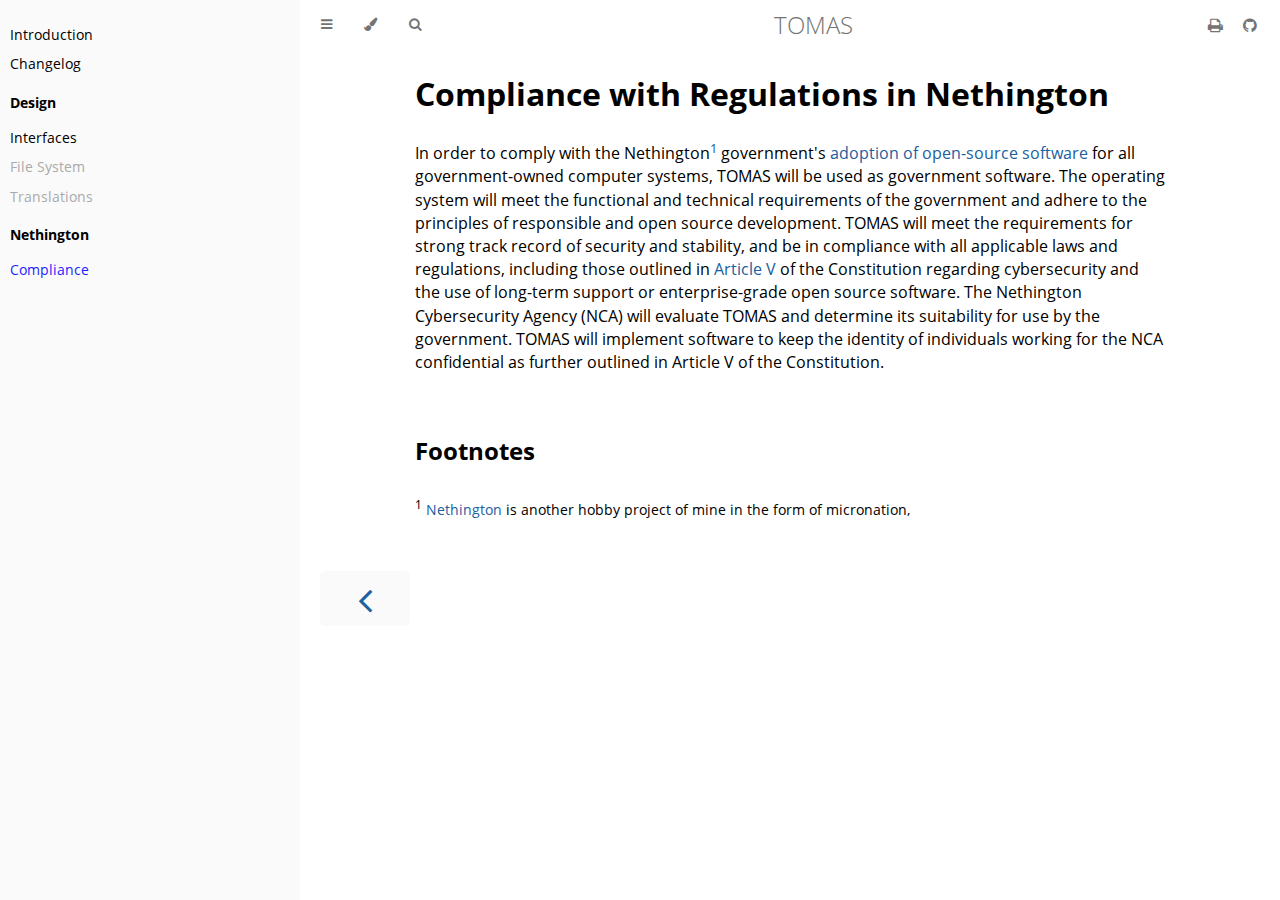
<file: nethington/compliance.html>
<!DOCTYPE HTML>
<html lang="en" class="sidebar-visible no-js light">
    <head>
        <!-- Book generated using mdBook -->
        <meta charset="UTF-8">
        <title>Compliance - TOMAS</title>


        <!-- Custom HTML head -->
        
        <meta name="description" content="">
        <meta name="viewport" content="width=device-width, initial-scale=1">
        <meta name="theme-color" content="#ffffff" />

        <link rel="icon" href="../favicon.svg">
        <link rel="shortcut icon" href="../favicon.png">
        <link rel="stylesheet" href="../css/variables.css">
        <link rel="stylesheet" href="../css/general.css">
        <link rel="stylesheet" href="../css/chrome.css">
        <link rel="stylesheet" href="../css/print.css" media="print">

        <!-- Fonts -->
        <link rel="stylesheet" href="../FontAwesome/css/font-awesome.css">
        <link rel="stylesheet" href="../fonts/fonts.css">

        <!-- Highlight.js Stylesheets -->
        <link rel="stylesheet" href="../highlight.css">
        <link rel="stylesheet" href="../tomorrow-night.css">
        <link rel="stylesheet" href="../ayu-highlight.css">

        <!-- Custom theme stylesheets -->
        <link rel="stylesheet" href="../custom.css">

    </head>
    <body>
        <!-- Provide site root to javascript -->
        <script>
            var path_to_root = "../";
            var default_theme = window.matchMedia("(prefers-color-scheme: dark)").matches ? "navy" : "light";
        </script>

        <!-- Work around some values being stored in localStorage wrapped in quotes -->
        <script>
            try {
                var theme = localStorage.getItem('mdbook-theme');
                var sidebar = localStorage.getItem('mdbook-sidebar');

                if (theme.startsWith('"') && theme.endsWith('"')) {
                    localStorage.setItem('mdbook-theme', theme.slice(1, theme.length - 1));
                }

                if (sidebar.startsWith('"') && sidebar.endsWith('"')) {
                    localStorage.setItem('mdbook-sidebar', sidebar.slice(1, sidebar.length - 1));
                }
            } catch (e) { }
        </script>

        <!-- Set the theme before any content is loaded, prevents flash -->
        <script>
            var theme;
            try { theme = localStorage.getItem('mdbook-theme'); } catch(e) { }
            if (theme === null || theme === undefined) { theme = default_theme; }
            var html = document.querySelector('html');
            html.classList.remove('no-js')
            html.classList.remove('light')
            html.classList.add(theme);
            html.classList.add('js');
        </script>

        <!-- Hide / unhide sidebar before it is displayed -->
        <script>
            var html = document.querySelector('html');
            var sidebar = 'hidden';
            if (document.body.clientWidth >= 1080) {
                try { sidebar = localStorage.getItem('mdbook-sidebar'); } catch(e) { }
                sidebar = sidebar || 'visible';
            }
            html.classList.remove('sidebar-visible');
            html.classList.add("sidebar-" + sidebar);
        </script>

        <nav id="sidebar" class="sidebar" aria-label="Table of contents">
            <div class="sidebar-scrollbox">
                <ol class="chapter"><li class="chapter-item "><a href="../index.html">Introduction</a></li><li class="chapter-item "><a href="../changelog.html">Changelog</a></li><li class="chapter-item affix "><li class="part-title">Design</li><li class="chapter-item "><a href="../design/interfaces.html">Interfaces</a></li><li class="chapter-item "><div>File System</div></li><li class="chapter-item "><div>Translations</div></li><li class="chapter-item affix "><li class="part-title">Nethington</li><li class="chapter-item expanded "><a href="../nethington/compliance.html" class="active">Compliance</a></li></ol>
            </div>
            <div id="sidebar-resize-handle" class="sidebar-resize-handle"></div>
        </nav>

        <div id="page-wrapper" class="page-wrapper">

            <div class="page">
                                <div id="menu-bar-hover-placeholder"></div>
                <div id="menu-bar" class="menu-bar sticky bordered">
                    <div class="left-buttons">
                        <button id="sidebar-toggle" class="icon-button" type="button" title="Toggle Table of Contents" aria-label="Toggle Table of Contents" aria-controls="sidebar">
                            <i class="fa fa-bars"></i>
                        </button>
                        <button id="theme-toggle" class="icon-button" type="button" title="Change theme" aria-label="Change theme" aria-haspopup="true" aria-expanded="false" aria-controls="theme-list">
                            <i class="fa fa-paint-brush"></i>
                        </button>
                        <ul id="theme-list" class="theme-popup" aria-label="Themes" role="menu">
                            <li role="none"><button role="menuitem" class="theme" id="light">Light</button></li>
                            <li role="none"><button role="menuitem" class="theme" id="rust">Rust</button></li>
                            <li role="none"><button role="menuitem" class="theme" id="coal">Coal</button></li>
                            <li role="none"><button role="menuitem" class="theme" id="navy">Navy</button></li>
                            <li role="none"><button role="menuitem" class="theme" id="ayu">Ayu</button></li>
                        </ul>
                        <button id="search-toggle" class="icon-button" type="button" title="Search. (Shortkey: s)" aria-label="Toggle Searchbar" aria-expanded="false" aria-keyshortcuts="S" aria-controls="searchbar">
                            <i class="fa fa-search"></i>
                        </button>
                    </div>

                    <h1 class="menu-title">TOMAS</h1>

                    <div class="right-buttons">
                        <a href="../print.html" title="Print this book" aria-label="Print this book">
                            <i id="print-button" class="fa fa-print"></i>
                        </a>
                        <a href="https://github.com/tonytins/tomas" title="Git repository" aria-label="Git repository">
                            <i id="git-repository-button" class="fa fa-github"></i>
                        </a>

                    </div>
                </div>

                <div id="search-wrapper" class="hidden">
                    <form id="searchbar-outer" class="searchbar-outer">
                        <input type="search" id="searchbar" name="searchbar" placeholder="Search this book ..." aria-controls="searchresults-outer" aria-describedby="searchresults-header">
                    </form>
                    <div id="searchresults-outer" class="searchresults-outer hidden">
                        <div id="searchresults-header" class="searchresults-header"></div>
                        <ul id="searchresults">
                        </ul>
                    </div>
                </div>

                <!-- Apply ARIA attributes after the sidebar and the sidebar toggle button are added to the DOM -->
                <script>
                    document.getElementById('sidebar-toggle').setAttribute('aria-expanded', sidebar === 'visible');
                    document.getElementById('sidebar').setAttribute('aria-hidden', sidebar !== 'visible');
                    Array.from(document.querySelectorAll('#sidebar a')).forEach(function(link) {
                        link.setAttribute('tabIndex', sidebar === 'visible' ? 0 : -1);
                    });
                </script>

                <div id="content" class="content">
                    <main>
                        <h1 id="compliance-with-regulations-in-nethington"><a class="header" href="#compliance-with-regulations-in-nethington">Compliance with Regulations in Nethington</a></h1>
<p>In order to comply with the Nethington<sup class="footnote-reference"><a href="#1">1</a></sup> government's <a href="https://nethington.tonybark.com/bills/drafts/hr2.html">adoption of open-source software</a> for all government-owned computer systems, TOMAS will be used as government software. The operating system will meet the functional and technical requirements of the government and adhere to the principles of responsible and open source development. TOMAS will meet the requirements for strong track record of security and stability, and be in compliance with all applicable laws and regulations, including those outlined in <a href="https://nethington.tonybark.com/constitution.html#article-v-cybersecurity">Article V</a> of the Constitution regarding cybersecurity and the use of long-term support or enterprise-grade open source software. The Nethington Cybersecurity Agency (NCA) will evaluate TOMAS and determine its suitability for use by the government. TOMAS will implement software to keep the identity of individuals working for the NCA confidential as further outlined in Article V of the Constitution.</p>
<h2 id="footnotes"><a class="header" href="#footnotes">Footnotes</a></h2>
<div class="footnote-definition" id="1"><sup class="footnote-definition-label">1</sup>
<p><a href="https://nethington.tonybark.com">Nethington</a> is another hobby project of mine in the form of micronation,</p>
</div>

                    </main>

                    <nav class="nav-wrapper" aria-label="Page navigation">
                        <!-- Mobile navigation buttons -->
                            <a rel="prev" href="../design/interfaces.html" class="mobile-nav-chapters previous" title="Previous chapter" aria-label="Previous chapter" aria-keyshortcuts="Left">
                                <i class="fa fa-angle-left"></i>
                            </a>


                        <div style="clear: both"></div>
                    </nav>
                </div>
            </div>

            <nav class="nav-wide-wrapper" aria-label="Page navigation">
                    <a rel="prev" href="../design/interfaces.html" class="nav-chapters previous" title="Previous chapter" aria-label="Previous chapter" aria-keyshortcuts="Left">
                        <i class="fa fa-angle-left"></i>
                    </a>

            </nav>

        </div>




        <script>
            window.playground_copyable = true;
        </script>


        <script src="../elasticlunr.min.js"></script>
        <script src="../mark.min.js"></script>
        <script src="../searcher.js"></script>

        <script src="../clipboard.min.js"></script>
        <script src="../highlight.js"></script>
        <script src="../book.js"></script>

        <!-- Custom JS scripts -->


    </body>
</html>
</file>
<file: css/variables.css>
/* Globals */

:root {
    --sidebar-width: 300px;
    --page-padding: 15px;
    --content-max-width: 750px;
    --menu-bar-height: 50px;
    --mono-font: "Source Code Pro", Consolas, "Ubuntu Mono", Menlo, "DejaVu Sans Mono", monospace, monospace;
    --code-font-size: 0.875em /* please adjust the ace font size accordingly in editor.js */
}

/* Themes */

.ayu {
    --bg: hsl(210, 25%, 8%);
    --fg: #c5c5c5;

    --sidebar-bg: #14191f;
    --sidebar-fg: #c8c9db;
    --sidebar-non-existant: #5c6773;
    --sidebar-active: #ffb454;
    --sidebar-spacer: #2d334f;

    --scrollbar: var(--sidebar-fg);

    --icons: #737480;
    --icons-hover: #b7b9cc;

    --links: #0096cf;

    --inline-code-color: #ffb454;

    --theme-popup-bg: #14191f;
    --theme-popup-border: #5c6773;
    --theme-hover: #191f26;

    --quote-bg: hsl(226, 15%, 17%);
    --quote-border: hsl(226, 15%, 22%);

    --table-border-color: hsl(210, 25%, 13%);
    --table-header-bg: hsl(210, 25%, 28%);
    --table-alternate-bg: hsl(210, 25%, 11%);

    --searchbar-border-color: #848484;
    --searchbar-bg: #424242;
    --searchbar-fg: #fff;
    --searchbar-shadow-color: #d4c89f;
    --searchresults-header-fg: #666;
    --searchresults-border-color: #888;
    --searchresults-li-bg: #252932;
    --search-mark-bg: #e3b171;
}

.coal {
    --bg: hsl(200, 7%, 8%);
    --fg: #98a3ad;

    --sidebar-bg: #292c2f;
    --sidebar-fg: #a1adb8;
    --sidebar-non-existant: #505254;
    --sidebar-active: #3473ad;
    --sidebar-spacer: #393939;

    --scrollbar: var(--sidebar-fg);

    --icons: #43484d;
    --icons-hover: #b3c0cc;

    --links: #2b79a2;

    --inline-code-color: #c5c8c6;

    --theme-popup-bg: #141617;
    --theme-popup-border: #43484d;
    --theme-hover: #1f2124;

    --quote-bg: hsl(234, 21%, 18%);
    --quote-border: hsl(234, 21%, 23%);

    --table-border-color: hsl(200, 7%, 13%);
    --table-header-bg: hsl(200, 7%, 28%);
    --table-alternate-bg: hsl(200, 7%, 11%);

    --searchbar-border-color: #aaa;
    --searchbar-bg: #b7b7b7;
    --searchbar-fg: #000;
    --searchbar-shadow-color: #aaa;
    --searchresults-header-fg: #666;
    --searchresults-border-color: #98a3ad;
    --searchresults-li-bg: #2b2b2f;
    --search-mark-bg: #355c7d;
}

.light {
    --bg: hsl(0, 0%, 100%);
    --fg: hsl(0, 0%, 0%);

    --sidebar-bg: #fafafa;
    --sidebar-fg: hsl(0, 0%, 0%);
    --sidebar-non-existant: #aaaaaa;
    --sidebar-active: #1f1fff;
    --sidebar-spacer: #f4f4f4;

    --scrollbar: #8F8F8F;

    --icons: #747474;
    --icons-hover: #000000;

    --links: #20609f;

    --inline-code-color: #301900;

    --theme-popup-bg: #fafafa;
    --theme-popup-border: #cccccc;
    --theme-hover: #e6e6e6;

    --quote-bg: hsl(197, 37%, 96%);
    --quote-border: hsl(197, 37%, 91%);

    --table-border-color: hsl(0, 0%, 95%);
    --table-header-bg: hsl(0, 0%, 80%);
    --table-alternate-bg: hsl(0, 0%, 97%);

    --searchbar-border-color: #aaa;
    --searchbar-bg: #fafafa;
    --searchbar-fg: #000;
    --searchbar-shadow-color: #aaa;
    --searchresults-header-fg: #666;
    --searchresults-border-color: #888;
    --searchresults-li-bg: #e4f2fe;
    --search-mark-bg: #a2cff5;
}

.navy {
    --bg: hsl(226, 23%, 11%);
    --fg: #bcbdd0;

    --sidebar-bg: #282d3f;
    --sidebar-fg: #c8c9db;
    --sidebar-non-existant: #505274;
    --sidebar-active: #2b79a2;
    --sidebar-spacer: #2d334f;

    --scrollbar: var(--sidebar-fg);

    --icons: #737480;
    --icons-hover: #b7b9cc;

    --links: #2b79a2;

    --inline-code-color: #c5c8c6;

    --theme-popup-bg: #161923;
    --theme-popup-border: #737480;
    --theme-hover: #282e40;

    --quote-bg: hsl(226, 15%, 17%);
    --quote-border: hsl(226, 15%, 22%);

    --table-border-color: hsl(226, 23%, 16%);
    --table-header-bg: hsl(226, 23%, 31%);
    --table-alternate-bg: hsl(226, 23%, 14%);

    --searchbar-border-color: #aaa;
    --searchbar-bg: #aeaec6;
    --searchbar-fg: #000;
    --searchbar-shadow-color: #aaa;
    --searchresults-header-fg: #5f5f71;
    --searchresults-border-color: #5c5c68;
    --searchresults-li-bg: #242430;
    --search-mark-bg: #a2cff5;
}

.rust {
    --bg: hsl(60, 9%, 87%);
    --fg: #262625;

    --sidebar-bg: #3b2e2a;
    --sidebar-fg: #c8c9db;
    --sidebar-non-existant: #505254;
    --sidebar-active: #e69f67;
    --sidebar-spacer: #45373a;

    --scrollbar: var(--sidebar-fg);

    --icons: #737480;
    --icons-hover: #262625;

    --links: #2b79a2;

    --inline-code-color: #6e6b5e;

    --theme-popup-bg: #e1e1db;
    --theme-popup-border: #b38f6b;
    --theme-hover: #99908a;

    --quote-bg: hsl(60, 5%, 75%);
    --quote-border: hsl(60, 5%, 70%);

    --table-border-color: hsl(60, 9%, 82%);
    --table-header-bg: #b3a497;
    --table-alternate-bg: hsl(60, 9%, 84%);

    --searchbar-border-color: #aaa;
    --searchbar-bg: #fafafa;
    --searchbar-fg: #000;
    --searchbar-shadow-color: #aaa;
    --searchresults-header-fg: #666;
    --searchresults-border-color: #888;
    --searchresults-li-bg: #dec2a2;
    --search-mark-bg: #e69f67;
}

@media (prefers-color-scheme: dark) {
    .light.no-js {
        --bg: hsl(200, 7%, 8%);
        --fg: #98a3ad;

        --sidebar-bg: #292c2f;
        --sidebar-fg: #a1adb8;
        --sidebar-non-existant: #505254;
        --sidebar-active: #3473ad;
        --sidebar-spacer: #393939;

        --scrollbar: var(--sidebar-fg);

        --icons: #43484d;
        --icons-hover: #b3c0cc;

        --links: #2b79a2;

        --inline-code-color: #c5c8c6;

        --theme-popup-bg: #141617;
        --theme-popup-border: #43484d;
        --theme-hover: #1f2124;

        --quote-bg: hsl(234, 21%, 18%);
        --quote-border: hsl(234, 21%, 23%);

        --table-border-color: hsl(200, 7%, 13%);
        --table-header-bg: hsl(200, 7%, 28%);
        --table-alternate-bg: hsl(200, 7%, 11%);

        --searchbar-border-color: #aaa;
        --searchbar-bg: #b7b7b7;
        --searchbar-fg: #000;
        --searchbar-shadow-color: #aaa;
        --searchresults-header-fg: #666;
        --searchresults-border-color: #98a3ad;
        --searchresults-li-bg: #2b2b2f;
        --search-mark-bg: #355c7d;
    }
}
</file>
<file: css/general.css>
/* Base styles and content styles */

@import 'variables.css';

:root {
    /* Browser default font-size is 16px, this way 1 rem = 10px */
    font-size: 62.5%;
}

html {
    font-family: "Open Sans", sans-serif;
    color: var(--fg);
    background-color: var(--bg);
    text-size-adjust: none;
    -webkit-text-size-adjust: none;
}

body {
    margin: 0;
    font-size: 1.6rem;
    overflow-x: hidden;
}

code {
    font-family: var(--mono-font) !important;
    font-size: var(--code-font-size);
}

/* make long words/inline code not x overflow */
main {
    overflow-wrap: break-word;
}

/* make wide tables scroll if they overflow */
.table-wrapper {
    overflow-x: auto;
}

/* Don't change font size in headers. */
h1 code, h2 code, h3 code, h4 code, h5 code, h6 code {
    font-size: unset;
}

.left { float: left; }
.right { float: right; }
.boring { opacity: 0.6; }
.hide-boring .boring { display: none; }
.hidden { display: none !important; }

h2, h3 { margin-top: 2.5em; }
h4, h5 { margin-top: 2em; }

.header + .header h3,
.header + .header h4,
.header + .header h5 {
    margin-top: 1em;
}

h1:target::before,
h2:target::before,
h3:target::before,
h4:target::before,
h5:target::before,
h6:target::before {
    display: inline-block;
    content: "»";
    margin-left: -30px;
    width: 30px;
}

/* This is broken on Safari as of version 14, but is fixed
   in Safari Technology Preview 117 which I think will be Safari 14.2.
   https://bugs.webkit.org/show_bug.cgi?id=218076
*/
:target {
    scroll-margin-top: calc(var(--menu-bar-height) + 0.5em);
}

.page {
    outline: 0;
    padding: 0 var(--page-padding);
    margin-top: calc(0px - var(--menu-bar-height)); /* Compensate for the #menu-bar-hover-placeholder */
}
.page-wrapper {
    box-sizing: border-box;
}
.js:not(.sidebar-resizing) .page-wrapper {
    transition: margin-left 0.3s ease, transform 0.3s ease; /* Animation: slide away */
}

.content {
    overflow-y: auto;
    padding: 0 5px 50px 5px;
}
.content main {
    margin-left: auto;
    margin-right: auto;
    max-width: var(--content-max-width);
}
.content p { line-height: 1.45em; }
.content ol { line-height: 1.45em; }
.content ul { line-height: 1.45em; }
.content a { text-decoration: none; }
.content a:hover { text-decoration: underline; }
.content img, .content video { max-width: 100%; }
.content .header:link,
.content .header:visited {
    color: var(--fg);
}
.content .header:link,
.content .header:visited:hover {
    text-decoration: none;
}

table {
    margin: 0 auto;
    border-collapse: collapse;
}
table td {
    padding: 3px 20px;
    border: 1px var(--table-border-color) solid;
}
table thead {
    background: var(--table-header-bg);
}
table thead td {
    font-weight: 700;
    border: none;
}
table thead th {
    padding: 3px 20px;
}
table thead tr {
    border: 1px var(--table-header-bg) solid;
}
/* Alternate background colors for rows */
table tbody tr:nth-child(2n) {
    background: var(--table-alternate-bg);
}


blockquote {
    margin: 20px 0;
    padding: 0 20px;
    color: var(--fg);
    background-color: var(--quote-bg);
    border-top: .1em solid var(--quote-border);
    border-bottom: .1em solid var(--quote-border);
}

kbd {
    background-color: var(--table-border-color);
    border-radius: 4px;
    border: solid 1px var(--theme-popup-border);
    box-shadow: inset 0 -1px 0 var(--theme-hover);
    display: inline-block;
    font-size: var(--code-font-size);
    font-family: var(--mono-font);
    line-height: 10px;
    padding: 4px 5px;
    vertical-align: middle;
}

:not(.footnote-definition) + .footnote-definition,
.footnote-definition + :not(.footnote-definition) {
    margin-top: 2em;
}
.footnote-definition {
    font-size: 0.9em;
    margin: 0.5em 0;
}
.footnote-definition p {
    display: inline;
}

.tooltiptext {
    position: absolute;
    visibility: hidden;
    color: #fff;
    background-color: #333;
    transform: translateX(-50%); /* Center by moving tooltip 50% of its width left */
    left: -8px; /* Half of the width of the icon */
    top: -35px;
    font-size: 0.8em;
    text-align: center;
    border-radius: 6px;
    padding: 5px 8px;
    margin: 5px;
    z-index: 1000;
}
.tooltipped .tooltiptext {
    visibility: visible;
}

.chapter li.part-title {
    color: var(--sidebar-fg);
    margin: 5px 0px;
    font-weight: bold;
}

.result-no-output {
    font-style: italic;
}
</file>
<file: css/chrome.css>
/* CSS for UI elements (a.k.a. chrome) */

@import 'variables.css';

html {
    scrollbar-color: var(--scrollbar) var(--bg);
}
#searchresults a,
.content a:link,
a:visited,
a > .hljs {
    color: var(--links);
}

/*
    body-container is necessary because mobile browsers don't seem to like
    overflow-x on the body tag when there is a <meta name="viewport"> tag.
*/
#body-container {
    /*
        This is used when the sidebar pushes the body content off the side of
        the screen on small screens. Without it, dragging on mobile Safari
        will want to reposition the viewport in a weird way.
    */
    overflow-x: clip;
}

/* Menu Bar */

#menu-bar,
#menu-bar-hover-placeholder {
    z-index: 101;
    margin: auto calc(0px - var(--page-padding));
}
#menu-bar {
    position: relative;
    display: flex;
    flex-wrap: wrap;
    background-color: var(--bg);
    border-bottom-color: var(--bg);
    border-bottom-width: 1px;
    border-bottom-style: solid;
}
#menu-bar.sticky,
.js #menu-bar-hover-placeholder:hover + #menu-bar,
.js #menu-bar:hover,
.js.sidebar-visible #menu-bar {
    position: -webkit-sticky;
    position: sticky;
    top: 0 !important;
}
#menu-bar-hover-placeholder {
    position: sticky;
    position: -webkit-sticky;
    top: 0;
    height: var(--menu-bar-height);
}
#menu-bar.bordered {
    border-bottom-color: var(--table-border-color);
}
#menu-bar i, #menu-bar .icon-button {
    position: relative;
    padding: 0 8px;
    z-index: 10;
    line-height: var(--menu-bar-height);
    cursor: pointer;
    transition: color 0.5s;
}
@media only screen and (max-width: 420px) {
    #menu-bar i, #menu-bar .icon-button {
        padding: 0 5px;
    }
}

.icon-button {
    border: none;
    background: none;
    padding: 0;
    color: inherit;
}
.icon-button i {
    margin: 0;
}

.right-buttons {
    margin: 0 15px;
}
.right-buttons a {
    text-decoration: none;
}

.left-buttons {
    display: flex;
    margin: 0 5px;
}
.no-js .left-buttons {
    display: none;
}

.menu-title {
    display: inline-block;
    font-weight: 200;
    font-size: 2.4rem;
    line-height: var(--menu-bar-height);
    text-align: center;
    margin: 0;
    flex: 1;
    white-space: nowrap;
    overflow: hidden;
    text-overflow: ellipsis;
}
.js .menu-title {
    cursor: pointer;
}

.menu-bar,
.menu-bar:visited,
.nav-chapters,
.nav-chapters:visited,
.mobile-nav-chapters,
.mobile-nav-chapters:visited,
.menu-bar .icon-button,
.menu-bar a i {
    color: var(--icons);
}

.menu-bar i:hover,
.menu-bar .icon-button:hover,
.nav-chapters:hover,
.mobile-nav-chapters i:hover {
    color: var(--icons-hover);
}

/* Nav Icons */

.nav-chapters {
    font-size: 2.5em;
    text-align: center;
    text-decoration: none;

    position: fixed;
    top: 0;
    bottom: 0;
    margin: 0;
    max-width: 150px;
    min-width: 90px;

    display: flex;
    justify-content: center;
    align-content: center;
    flex-direction: column;

    transition: color 0.5s, background-color 0.5s;
}

.nav-chapters:hover {
    text-decoration: none;
    background-color: var(--theme-hover);
    transition: background-color 0.15s, color 0.15s;
}

.nav-wrapper {
    margin-top: 50px;
    display: none;
}

.mobile-nav-chapters {
    font-size: 2.5em;
    text-align: center;
    text-decoration: none;
    width: 90px;
    border-radius: 5px;
    background-color: var(--sidebar-bg);
}

.previous {
    float: left;
}

.next {
    float: right;
    right: var(--page-padding);
}

@media only screen and (max-width: 1080px) {
    .nav-wide-wrapper { display: none; }
    .nav-wrapper { display: block; }
}

@media only screen and (max-width: 1380px) {
    .sidebar-visible .nav-wide-wrapper { display: none; }
    .sidebar-visible .nav-wrapper { display: block; }
}

/* Inline code */

:not(pre) > .hljs {
    display: inline;
    padding: 0.1em 0.3em;
    border-radius: 3px;
}

:not(pre):not(a) > .hljs {
    color: var(--inline-code-color);
    overflow-x: initial;
}

a:hover > .hljs {
    text-decoration: underline;
}

pre {
    position: relative;
}
pre > .buttons {
    position: absolute;
    z-index: 100;
    right: 0px;
    top: 2px;
    margin: 0px;
    padding: 2px 0px;

    color: var(--sidebar-fg);
    cursor: pointer;
    visibility: hidden;
    opacity: 0;
    transition: visibility 0.1s linear, opacity 0.1s linear;
}
pre:hover > .buttons {
    visibility: visible;
    opacity: 1
}
pre > .buttons :hover {
    color: var(--sidebar-active);
    border-color: var(--icons-hover);
    background-color: var(--theme-hover);
}
pre > .buttons i {
    margin-left: 8px;
}
pre > .buttons button {
    cursor: inherit;
    margin: 0px 5px;
    padding: 3px 5px;
    font-size: 14px;

    border-style: solid;
    border-width: 1px;
    border-radius: 4px;
    border-color: var(--icons);
    background-color: var(--theme-popup-bg);
    transition: 100ms;
    transition-property: color,border-color,background-color;
    color: var(--icons);
}
@media (pointer: coarse) {
    pre > .buttons button {
        /* On mobile, make it easier to tap buttons. */
        padding: 0.3rem 1rem;
    }
}
pre > code {
    padding: 1rem;
}

/* FIXME: ACE editors overlap their buttons because ACE does absolute
   positioning within the code block which breaks padding. The only solution I
   can think of is to move the padding to the outer pre tag (or insert a div
   wrapper), but that would require fixing a whole bunch of CSS rules.
*/
.hljs.ace_editor {
  padding: 0rem 0rem;
}

pre > .result {
    margin-top: 10px;
}

/* Search */

#searchresults a {
    text-decoration: none;
}

mark {
    border-radius: 2px;
    padding: 0 3px 1px 3px;
    margin: 0 -3px -1px -3px;
    background-color: var(--search-mark-bg);
    transition: background-color 300ms linear;
    cursor: pointer;
}

mark.fade-out {
    background-color: rgba(0,0,0,0) !important;
    cursor: auto;
}

.searchbar-outer {
    margin-left: auto;
    margin-right: auto;
    max-width: var(--content-max-width);
}

#searchbar {
    width: 100%;
    margin: 5px auto 0px auto;
    padding: 10px 16px;
    transition: box-shadow 300ms ease-in-out;
    border: 1px solid var(--searchbar-border-color);
    border-radius: 3px;
    background-color: var(--searchbar-bg);
    color: var(--searchbar-fg);
}
#searchbar:focus,
#searchbar.active {
    box-shadow: 0 0 3px var(--searchbar-shadow-color);
}

.searchresults-header {
    font-weight: bold;
    font-size: 1em;
    padding: 18px 0 0 5px;
    color: var(--searchresults-header-fg);
}

.searchresults-outer {
    margin-left: auto;
    margin-right: auto;
    max-width: var(--content-max-width);
    border-bottom: 1px dashed var(--searchresults-border-color);
}

ul#searchresults {
    list-style: none;
    padding-left: 20px;
}
ul#searchresults li {
    margin: 10px 0px;
    padding: 2px;
    border-radius: 2px;
}
ul#searchresults li.focus {
    background-color: var(--searchresults-li-bg);
}
ul#searchresults span.teaser {
    display: block;
    clear: both;
    margin: 5px 0 0 20px;
    font-size: 0.8em;
}
ul#searchresults span.teaser em {
    font-weight: bold;
    font-style: normal;
}

/* Sidebar */

.sidebar {
    position: fixed;
    left: 0;
    top: 0;
    bottom: 0;
    width: var(--sidebar-width);
    font-size: 0.875em;
    box-sizing: border-box;
    -webkit-overflow-scrolling: touch;
    overscroll-behavior-y: contain;
    background-color: var(--sidebar-bg);
    color: var(--sidebar-fg);
}
.sidebar-resizing {
    -moz-user-select: none;
    -webkit-user-select: none;
    -ms-user-select: none;
    user-select: none;
}
.js:not(.sidebar-resizing) .sidebar {
    transition: transform 0.3s; /* Animation: slide away */
}
.sidebar code {
    line-height: 2em;
}
.sidebar .sidebar-scrollbox {
    overflow-y: auto;
    position: absolute;
    top: 0;
    bottom: 0;
    left: 0;
    right: 0;
    padding: 10px 10px;
}
.sidebar .sidebar-resize-handle {
    position: absolute;
    cursor: col-resize;
    width: 0;
    right: 0;
    top: 0;
    bottom: 0;
}
.js .sidebar .sidebar-resize-handle {
    cursor: col-resize;
    width: 5px;
}
.sidebar-hidden .sidebar {
    transform: translateX(calc(0px - var(--sidebar-width)));
}
.sidebar::-webkit-scrollbar {
    background: var(--sidebar-bg);
}
.sidebar::-webkit-scrollbar-thumb {
    background: var(--scrollbar);
}

.sidebar-visible .page-wrapper {
    transform: translateX(var(--sidebar-width));
}
@media only screen and (min-width: 620px) {
    .sidebar-visible .page-wrapper {
        transform: none;
        margin-left: var(--sidebar-width);
    }
}

.chapter {
    list-style: none outside none;
    padding-left: 0;
    line-height: 2.2em;
}

.chapter ol {
    width: 100%;
}

.chapter li {
    display: flex;
    color: var(--sidebar-non-existant);
}
.chapter li a {
    display: block;
    padding: 0;
    text-decoration: none;
    color: var(--sidebar-fg);
}

.chapter li a:hover {
    color: var(--sidebar-active);
}

.chapter li a.active {
    color: var(--sidebar-active);
}

.chapter li > a.toggle {
    cursor: pointer;
    display: block;
    margin-left: auto;
    padding: 0 10px;
    user-select: none;
    opacity: 0.68;
}

.chapter li > a.toggle div {
    transition: transform 0.5s;
}

/* collapse the section */
.chapter li:not(.expanded) + li > ol {
    display: none;
}

.chapter li.chapter-item {
    line-height: 1.5em;
    margin-top: 0.6em;
}

.chapter li.expanded > a.toggle div {
    transform: rotate(90deg);
}

.spacer {
    width: 100%;
    height: 3px;
    margin: 5px 0px;
}
.chapter .spacer {
    background-color: var(--sidebar-spacer);
}

@media (-moz-touch-enabled: 1), (pointer: coarse) {
    .chapter li a { padding: 5px 0; }
    .spacer { margin: 10px 0; }
}

.section {
    list-style: none outside none;
    padding-left: 20px;
    line-height: 1.9em;
}

/* Theme Menu Popup */

.theme-popup {
    position: absolute;
    left: 10px;
    top: var(--menu-bar-height);
    z-index: 1000;
    border-radius: 4px;
    font-size: 0.7em;
    color: var(--fg);
    background: var(--theme-popup-bg);
    border: 1px solid var(--theme-popup-border);
    margin: 0;
    padding: 0;
    list-style: none;
    display: none;
    /* Don't let the children's background extend past the rounded corners. */
    overflow: hidden;
}
.theme-popup .default {
    color: var(--icons);
}
.theme-popup .theme {
    width: 100%;
    border: 0;
    margin: 0;
    padding: 2px 20px;
    line-height: 25px;
    white-space: nowrap;
    text-align: left;
    cursor: pointer;
    color: inherit;
    background: inherit;
    font-size: inherit;
}
.theme-popup .theme:hover {
    background-color: var(--theme-hover);
}

.theme-selected::before {
    display: inline-block;
    content: "✓";
    margin-left: -14px;
    width: 14px;
}
</file>
<file: css/print.css>
#sidebar,
#menu-bar,
.nav-chapters,
.mobile-nav-chapters {
    display: none;
}

#page-wrapper.page-wrapper {
    transform: none;
    margin-left: 0px;
    overflow-y: initial;
}

#content {
    max-width: none;
    margin: 0;
    padding: 0;
}

.page {
    overflow-y: initial;
}

code {
    background-color: #666666;
    border-radius: 5px;

    /* Force background to be printed in Chrome */
    -webkit-print-color-adjust: exact;
}

pre > .buttons {
    z-index: 2;
}

a, a:visited, a:active, a:hover {
    color: #4183c4;
    text-decoration: none;
}

h1, h2, h3, h4, h5, h6 {
    page-break-inside: avoid;
    page-break-after: avoid;
}

pre, code {
    page-break-inside: avoid;
    white-space: pre-wrap;
}

.fa {
    display: none !important;
}
</file>
<file: fonts/fonts.css>
/* Open Sans is licensed under the Apache License, Version 2.0. See http://www.apache.org/licenses/LICENSE-2.0 */
/* Source Code Pro is under the Open Font License. See https://scripts.sil.org/cms/scripts/page.php?site_id=nrsi&id=OFL */

/* open-sans-300 - latin_vietnamese_latin-ext_greek-ext_greek_cyrillic-ext_cyrillic */
@font-face {
  font-family: 'Open Sans';
  font-style: normal;
  font-weight: 300;
  src: local('Open Sans Light'), local('OpenSans-Light'),
       url('open-sans-v17-all-charsets-300.woff2') format('woff2');
}

/* open-sans-300italic - latin_vietnamese_latin-ext_greek-ext_greek_cyrillic-ext_cyrillic */
@font-face {
  font-family: 'Open Sans';
  font-style: italic;
  font-weight: 300;
  src: local('Open Sans Light Italic'), local('OpenSans-LightItalic'),
       url('open-sans-v17-all-charsets-300italic.woff2') format('woff2');
}

/* open-sans-regular - latin_vietnamese_latin-ext_greek-ext_greek_cyrillic-ext_cyrillic */
@font-face {
  font-family: 'Open Sans';
  font-style: normal;
  font-weight: 400;
  src: local('Open Sans Regular'), local('OpenSans-Regular'),
       url('open-sans-v17-all-charsets-regular.woff2') format('woff2');
}

/* open-sans-italic - latin_vietnamese_latin-ext_greek-ext_greek_cyrillic-ext_cyrillic */
@font-face {
  font-family: 'Open Sans';
  font-style: italic;
  font-weight: 400;
  src: local('Open Sans Italic'), local('OpenSans-Italic'),
       url('open-sans-v17-all-charsets-italic.woff2') format('woff2');
}

/* open-sans-600 - latin_vietnamese_latin-ext_greek-ext_greek_cyrillic-ext_cyrillic */
@font-face {
  font-family: 'Open Sans';
  font-style: normal;
  font-weight: 600;
  src: local('Open Sans SemiBold'), local('OpenSans-SemiBold'),
       url('open-sans-v17-all-charsets-600.woff2') format('woff2');
}

/* open-sans-600italic - latin_vietnamese_latin-ext_greek-ext_greek_cyrillic-ext_cyrillic */
@font-face {
  font-family: 'Open Sans';
  font-style: italic;
  font-weight: 600;
  src: local('Open Sans SemiBold Italic'), local('OpenSans-SemiBoldItalic'),
       url('open-sans-v17-all-charsets-600italic.woff2') format('woff2');
}

/* open-sans-700 - latin_vietnamese_latin-ext_greek-ext_greek_cyrillic-ext_cyrillic */
@font-face {
  font-family: 'Open Sans';
  font-style: normal;
  font-weight: 700;
  src: local('Open Sans Bold'), local('OpenSans-Bold'),
       url('open-sans-v17-all-charsets-700.woff2') format('woff2');
}

/* open-sans-700italic - latin_vietnamese_latin-ext_greek-ext_greek_cyrillic-ext_cyrillic */
@font-face {
  font-family: 'Open Sans';
  font-style: italic;
  font-weight: 700;
  src: local('Open Sans Bold Italic'), local('OpenSans-BoldItalic'),
       url('open-sans-v17-all-charsets-700italic.woff2') format('woff2');
}

/* open-sans-800 - latin_vietnamese_latin-ext_greek-ext_greek_cyrillic-ext_cyrillic */
@font-face {
  font-family: 'Open Sans';
  font-style: normal;
  font-weight: 800;
  src: local('Open Sans ExtraBold'), local('OpenSans-ExtraBold'),
       url('open-sans-v17-all-charsets-800.woff2') format('woff2');
}

/* open-sans-800italic - latin_vietnamese_latin-ext_greek-ext_greek_cyrillic-ext_cyrillic */
@font-face {
  font-family: 'Open Sans';
  font-style: italic;
  font-weight: 800;
  src: local('Open Sans ExtraBold Italic'), local('OpenSans-ExtraBoldItalic'),
       url('open-sans-v17-all-charsets-800italic.woff2') format('woff2');
}

/* source-code-pro-500 - latin_vietnamese_latin-ext_greek_cyrillic-ext_cyrillic */
@font-face {
  font-family: 'Source Code Pro';
  font-style: normal;
  font-weight: 500;
  src: url('source-code-pro-v11-all-charsets-500.woff2') format('woff2');
}
</file>
<file: highlight.css>
/*
 * An increased contrast highlighting scheme loosely based on the
 * "Base16 Atelier Dune Light" theme by Bram de Haan
 * (http://atelierbram.github.io/syntax-highlighting/atelier-schemes/dune)
 * Original Base16 color scheme by Chris Kempson
 * (https://github.com/chriskempson/base16)
 */

/* Comment */
.hljs-comment,
.hljs-quote {
  color: #575757;
}

/* Red */
.hljs-variable,
.hljs-template-variable,
.hljs-attribute,
.hljs-tag,
.hljs-name,
.hljs-regexp,
.hljs-link,
.hljs-name,
.hljs-selector-id,
.hljs-selector-class {
  color: #d70025;
}

/* Orange */
.hljs-number,
.hljs-meta,
.hljs-built_in,
.hljs-builtin-name,
.hljs-literal,
.hljs-type,
.hljs-params {
  color: #b21e00;
}

/* Green */
.hljs-string,
.hljs-symbol,
.hljs-bullet {
  color: #008200;
}

/* Blue */
.hljs-title,
.hljs-section {
  color: #0030f2;
}

/* Purple */
.hljs-keyword,
.hljs-selector-tag {
  color: #9d00ec;
}

.hljs {
  display: block;
  overflow-x: auto;
  background: #f6f7f6;
  color: #000;
}

.hljs-emphasis {
  font-style: italic;
}

.hljs-strong {
  font-weight: bold;
}

.hljs-addition {
  color: #22863a;
  background-color: #f0fff4;
}

.hljs-deletion {
  color: #b31d28;
  background-color: #ffeef0;
}
</file>
<file: tomorrow-night.css>
/* Tomorrow Night Theme */
/* https://github.com/jmblog/color-themes-for-highlightjs */
/* Original theme - https://github.com/chriskempson/tomorrow-theme */
/* https://github.com/jmblog/color-themes-for-highlightjs */

/* Tomorrow Comment */
.hljs-comment {
  color: #969896;
}

/* Tomorrow Red */
.hljs-variable,
.hljs-attribute,
.hljs-tag,
.hljs-regexp,
.ruby .hljs-constant,
.xml .hljs-tag .hljs-title,
.xml .hljs-pi,
.xml .hljs-doctype,
.html .hljs-doctype,
.css .hljs-id,
.css .hljs-class,
.css .hljs-pseudo {
  color: #cc6666;
}

/* Tomorrow Orange */
.hljs-number,
.hljs-preprocessor,
.hljs-pragma,
.hljs-built_in,
.hljs-literal,
.hljs-params,
.hljs-constant {
  color: #de935f;
}

/* Tomorrow Yellow */
.ruby .hljs-class .hljs-title,
.css .hljs-rule .hljs-attribute {
  color: #f0c674;
}

/* Tomorrow Green */
.hljs-string,
.hljs-value,
.hljs-inheritance,
.hljs-header,
.hljs-name,
.ruby .hljs-symbol,
.xml .hljs-cdata {
  color: #b5bd68;
}

/* Tomorrow Aqua */
.hljs-title,
.css .hljs-hexcolor {
  color: #8abeb7;
}

/* Tomorrow Blue */
.hljs-function,
.python .hljs-decorator,
.python .hljs-title,
.ruby .hljs-function .hljs-title,
.ruby .hljs-title .hljs-keyword,
.perl .hljs-sub,
.javascript .hljs-title,
.coffeescript .hljs-title {
  color: #81a2be;
}

/* Tomorrow Purple */
.hljs-keyword,
.javascript .hljs-function {
  color: #b294bb;
}

.hljs {
  display: block;
  overflow-x: auto;
  background: #1d1f21;
  color: #c5c8c6;
}

.coffeescript .javascript,
.javascript .xml,
.tex .hljs-formula,
.xml .javascript,
.xml .vbscript,
.xml .css,
.xml .hljs-cdata {
  opacity: 0.5;
}

.hljs-addition {
  color: #718c00;
}

.hljs-deletion {
  color: #c82829;
}
</file>
<file: ayu-highlight.css>
/*
Based off of the Ayu theme
Original by Dempfi (https://github.com/dempfi/ayu)
*/

.hljs {
  display: block;
  overflow-x: auto;
  background: #191f26;
  color: #e6e1cf;
}

.hljs-comment,
.hljs-quote {
  color: #5c6773;
  font-style: italic;
}

.hljs-variable,
.hljs-template-variable,
.hljs-attribute,
.hljs-attr,
.hljs-regexp,
.hljs-link,
.hljs-selector-id,
.hljs-selector-class {
  color: #ff7733;
}

.hljs-number,
.hljs-meta,
.hljs-builtin-name,
.hljs-literal,
.hljs-type,
.hljs-params {
  color: #ffee99;
}

.hljs-string,
.hljs-bullet {
  color: #b8cc52;
}

.hljs-title,
.hljs-built_in,
.hljs-section {
  color: #ffb454;
}

.hljs-keyword,
.hljs-selector-tag,
.hljs-symbol {
  color: #ff7733;
}

.hljs-name {
    color: #36a3d9;
}

.hljs-tag {
    color: #00568d;
}

.hljs-emphasis {
  font-style: italic;
}

.hljs-strong {
  font-weight: bold;
}

.hljs-addition {
  color: #91b362;
}

.hljs-deletion {
  color: #d96c75;
}
</file>
<file: custom.css>
code {
    white-space : pre-wrap !important;
}
</file>
